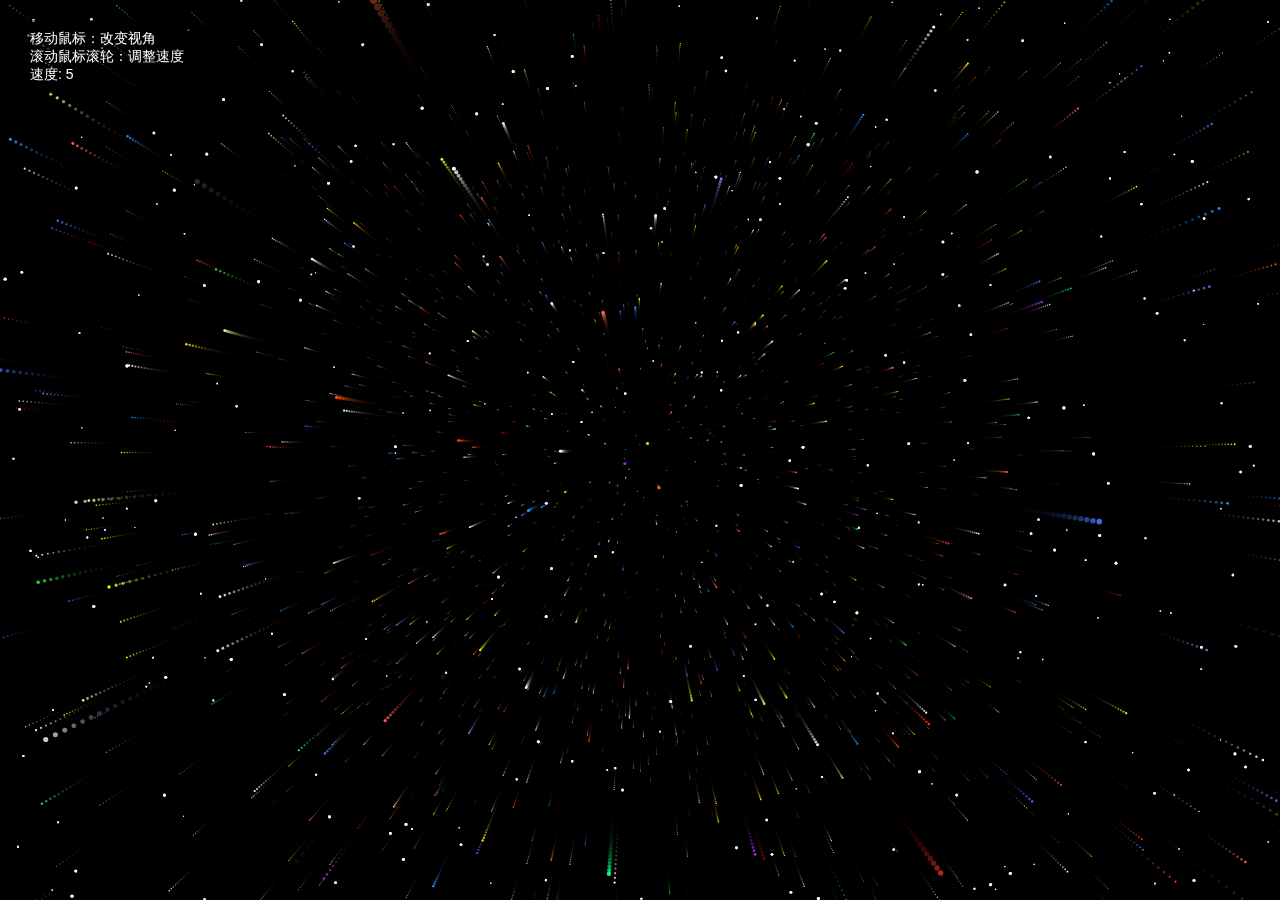
<file: 3、星空穿梭-canvas/index.html>
<!DOCTYPE html>
<html>
<head>
    <meta charset="UTF-8">
    <meta name="viewport" content="width=device-width, initial-scale=1.0">
    <title>星际穿梭</title>
    <style>
        * {
            margin: 0;
            padding: 0;
            overflow: hidden;
        }
        body {
            background-color: #000;
            color: #fff;
            font-family: Arial, sans-serif;
        }
        canvas {
            display: block;
        }
        .info {
            position: absolute;
            top: 20px;
            left: 20px;
            background-color: rgba(0, 0, 0, 0.5);
            padding: 10px;
            border-radius: 5px;
            font-size: 14px;
            pointer-events: none;
        }
    </style>
</head>
<body>
    <canvas id="starfield"></canvas>
    <div class="info">
        <p>移动鼠标：改变视角</p>
        <p>滚动鼠标滚轮：调整速度</p>
        <p>速度: <span id="speed-value">5</span></p>
    </div>

    <script>
        // 获取Canvas元素和上下文
        const canvas = document.getElementById('starfield');
        const ctx = canvas.getContext('2d');
        const speedValueElement = document.getElementById('speed-value');
        
        // 设置Canvas尺寸为窗口大小
        function resizeCanvas() {
            canvas.width = window.innerWidth;
            canvas.height = window.innerHeight;
        }
        resizeCanvas();
        window.addEventListener('resize', resizeCanvas);
        
        // 星星参数
        const stars = [];
        const starCount = 2000; // 增加星星数量
        const backgroundStars = []; // 背景星星（极远处的星星）
        const backgroundStarCount = 300; // 背景星星数量
        let speed = 5; // 初始速度
        const maxSpeed = 20; // 最大速度
        const minSpeed = 1; // 最小速度
        
        // 视角控制参数
        let mouseX = 0;
        let mouseY = 0;
        let tiltX = 0;
        let tiltY = 0;
        const tiltFactor = 0.003; // 视角倾斜因子
        const tiltEasing = 0.05; // 视角平滑过渡因子
        
        // 透视投影参数
        const focalLength = 300; // 焦距
        
        // 星星类
        class Star {
            constructor() {
                this.reset();
                // 初始化时随机分布在空间中
                this.z = Math.random() * 2000;
            }
            
            // 重置星星位置
            reset() {
                // 生成在3D空间中的随机坐标，扩大分布范围
                this.x = (Math.random() * 4000 - 2000); // 扩大x轴范围
                this.y = (Math.random() * 4000 - 2000); // 扩大y轴范围
                this.z = 2000; // 在远处生成新星星
                
                // 星星的大小和亮度，随机让少数星星变大
                const sizeRandom = Math.random();
                if (sizeRandom > 0.97) { // 3%的星星变大
                    this.size = 3 + Math.random() * 2;
                } else {
                    this.size = 1.5 + Math.random() * 1.5;
                }
                this.originalSize = this.size;
                this.opacity = 1;
                
                // 星星的颜色
                this.color = this.getRandomColor();
                
                // 星星的轨迹
                this.trail = [];
                this.maxTrailLength = 5; // 轨迹最大长度
            }
            
            // 生成随机星星颜色
            getRandomColor() {
                // 主要颜色（蓝色、红色、黄色）
                const primaryColors = [
                    '#ffffff', // 白色
                    '#fffafa', // 雪白色
                    '#f0f8ff', // 爱丽丝蓝
                    '#1e90ff', // 道奇蓝
                    '#4169e1', // 皇家蓝
                    '#ff6347', // 番茄红
                    '#ff4500', // 橙红色
                    '#ffd700', // 金色
                    '#ffff00', // 黄色
                    '#f0e68c'  // 卡其色
                ];
                
                // 次要颜色（紫色、绿色、暗红色）
                const secondaryColors = [
                    '#9370db', // 中紫色
                    '#8a2be2', // 紫罗兰色
                    '#9932cc', // 暗兰花紫
                    '#32cd32', // 酸橙绿
                    '#00ff7f', // 春绿色
                    '#3cb371', // 中海绿色
                    '#8b0000', // 暗红色
                    '#800000', // 栗色
                    '#b22222'  // 火砖色
                ];
                
                // 80%概率选择主要颜色，20%概率选择次要颜色
                if (Math.random() < 0.8) {
                    return primaryColors[Math.floor(Math.random() * primaryColors.length)];
                } else {
                    return secondaryColors[Math.floor(Math.random() * secondaryColors.length)];
                }
            }
            
            // 更新星星位置
            update() {
                // 保存当前位置用于轨迹
                if (speed > 10) {
                    this.trail.push({x: this.x, y: this.y, z: this.z});
                    if (this.trail.length > this.maxTrailLength) {
                        this.trail.shift();
                    }
                } else {
                    this.trail = [];
                }
                
                // 根据速度更新Z坐标（向观察者方向移动）
                this.z -= speed;
                
                // 如果星星已经通过观察者，重新生成一个新的星星
                if (this.z <= 0) {
                    this.reset();
                }
            }
            
            // 绘制星星
            draw() {
                // 应用透视投影公式计算2D屏幕坐标
                const scale = focalLength / (focalLength + this.z);
                const centerX = canvas.width / 2;
                const centerY = canvas.height / 2;
                
                // 应用鼠标倾斜效果
                const projectedX = centerX + (this.x + tiltX * this.z) * scale;
                const projectedY = centerY + (this.y + tiltY * this.z) * scale;
                
                // 根据距离计算大小和不透明度
                const projectedSize = this.originalSize * scale;
                this.opacity = scale * 1.5;
                if (this.opacity > 1) this.opacity = 1;
                
                // 绘制星星轨迹
                if (this.trail.length > 0 && speed > 10) {
                    ctx.beginPath();
                    for (let i = 0; i < this.trail.length; i++) {
                        const trailScale = focalLength / (focalLength + this.trail[i].z);
                        const trailX = centerX + (this.trail[i].x + tiltX * this.trail[i].z) * trailScale;
                        const trailY = centerY + (this.trail[i].y + tiltY * this.trail[i].z) * trailScale;
                        
                        if (i === 0) {
                            ctx.moveTo(trailX, trailY);
                        } else {
                            ctx.lineTo(trailX, trailY);
                        }
                    }
                    ctx.lineTo(projectedX, projectedY);
                    ctx.strokeStyle = this.color.replace(')', `, ${this.opacity * 0.3})`);
                    ctx.lineWidth = projectedSize * 0.6;
                    ctx.stroke();
                }
                
                // 绘制星星
                ctx.beginPath();
                ctx.arc(projectedX, projectedY, projectedSize, 0, Math.PI * 2);
                ctx.fillStyle = this.color.replace(')', `, ${this.opacity})`);
                ctx.fill();
            }
        }
        
        // 背景星星类（极远处的固定星星）
        class BackgroundStar {
            constructor() {
                // 随机位置
                this.x = Math.random() * canvas.width;
                this.y = Math.random() * canvas.height;
                
                // 随机大小和亮度
                this.size = 0.5 + Math.random() * 1;
                this.maxOpacity = 0.5 + Math.random() * 0.5;
                this.opacity = this.maxOpacity;
                
                // 闪烁参数
                this.twinkleSpeed = 0.02 + Math.random() * 0.05;
                this.twinkleDirection = Math.random() > 0.5 ? 1 : -1;
                
                // 随机颜色，主要是白色和浅色调
                this.color = this.getRandomColor();
            }
            
            // 背景星星的颜色
            getRandomColor() {
                const colors = [
                    '#ffffff', // 白色
                    '#fffafa', // 雪白色
                    '#f0f8ff', // 爱丽丝蓝
                    '#fffacd', // 柠檬绸
                    '#e6e6fa', // 淡紫色
                    '#f8f8ff'  // 幽灵白
                ];
                return colors[Math.floor(Math.random() * colors.length)];
            }
            
            // 更新背景星星（闪烁效果）
            update() {
                // 更新不透明度以创建闪烁效果
                this.opacity += this.twinkleDirection * this.twinkleSpeed;
                
                // 当达到最大或最小不透明度时改变方向
                if (this.opacity >= this.maxOpacity) {
                    this.opacity = this.maxOpacity;
                    this.twinkleDirection = -1;
                } else if (this.opacity <= 0.1) {
                    this.opacity = 0.1;
                    this.twinkleDirection = 1;
                }
            }
            
            // 绘制背景星星
            draw() {
                ctx.beginPath();
                ctx.arc(this.x, this.y, this.size, 0, Math.PI * 2);
                ctx.fillStyle = this.color.replace(')', `, ${this.opacity})`);
                ctx.fill();
            }
        }
        
        // 初始化星星
        function initStars() {
            // 初始化主要星星
            for (let i = 0; i < starCount; i++) {
                stars.push(new Star());
            }
            
            // 初始化背景星星
            for (let i = 0; i < backgroundStarCount; i++) {
                backgroundStars.push(new BackgroundStar());
            }
        }
        
        // 动画循环
        function animate() {
            // 清除画布
            ctx.fillStyle = 'rgba(0, 0, 0, 0.2)';
            ctx.fillRect(0, 0, canvas.width, canvas.height);
            
            // 平滑过渡视角倾斜
            tiltX += (mouseX * tiltFactor - tiltX) * tiltEasing;
            tiltY += (mouseY * tiltFactor - tiltY) * tiltEasing;
            
            // 更新并绘制背景星星（极远处的星星）
            for (let i = 0; i < backgroundStars.length; i++) {
                backgroundStars[i].update();
                backgroundStars[i].draw();
            }
            
            // 更新并绘制所有主要星星
            for (let i = 0; i < stars.length; i++) {
                stars[i].update();
                stars[i].draw();
            }
            
            // 继续动画循环
            requestAnimationFrame(animate);
        }
        
        // 鼠标移动事件监听
        function handleMouseMove(e) {
            // 计算鼠标位置相对于画布中心的偏移
            mouseX = e.clientX - canvas.width / 2;
            mouseY = e.clientY - canvas.height / 2;
        }
        
        // 鼠标滚轮事件监听
        function handleMouseWheel(e) {
            // 根据滚轮方向调整速度
            if (e.deltaY < 0) {
                // 向上滚动，增加速度
                speed = Math.min(speed + 1, maxSpeed);
            } else {
                // 向下滚动，减少速度
                speed = Math.max(speed - 1, minSpeed);
            }
            
            // 更新速度显示
            speedValueElement.textContent = speed;
        }
        
        // 触摸设备支持
        function handleTouchMove(e) {
            if (e.touches.length > 0) {
                // 防止触摸时页面滚动
                e.preventDefault();
                
                // 获取第一个触摸点的位置
                const touch = e.touches[0];
                mouseX = touch.clientX - canvas.width / 2;
                mouseY = touch.clientY - canvas.height / 2;
            }
        }
        
        // 添加事件监听器
        canvas.addEventListener('mousemove', handleMouseMove);
        canvas.addEventListener('wheel', handleMouseWheel);
        canvas.addEventListener('touchmove', handleTouchMove, { passive: false });
        
        // 初始化并开始动画
        initStars();
        animate();
    </script>
</body>
</html>
</file>
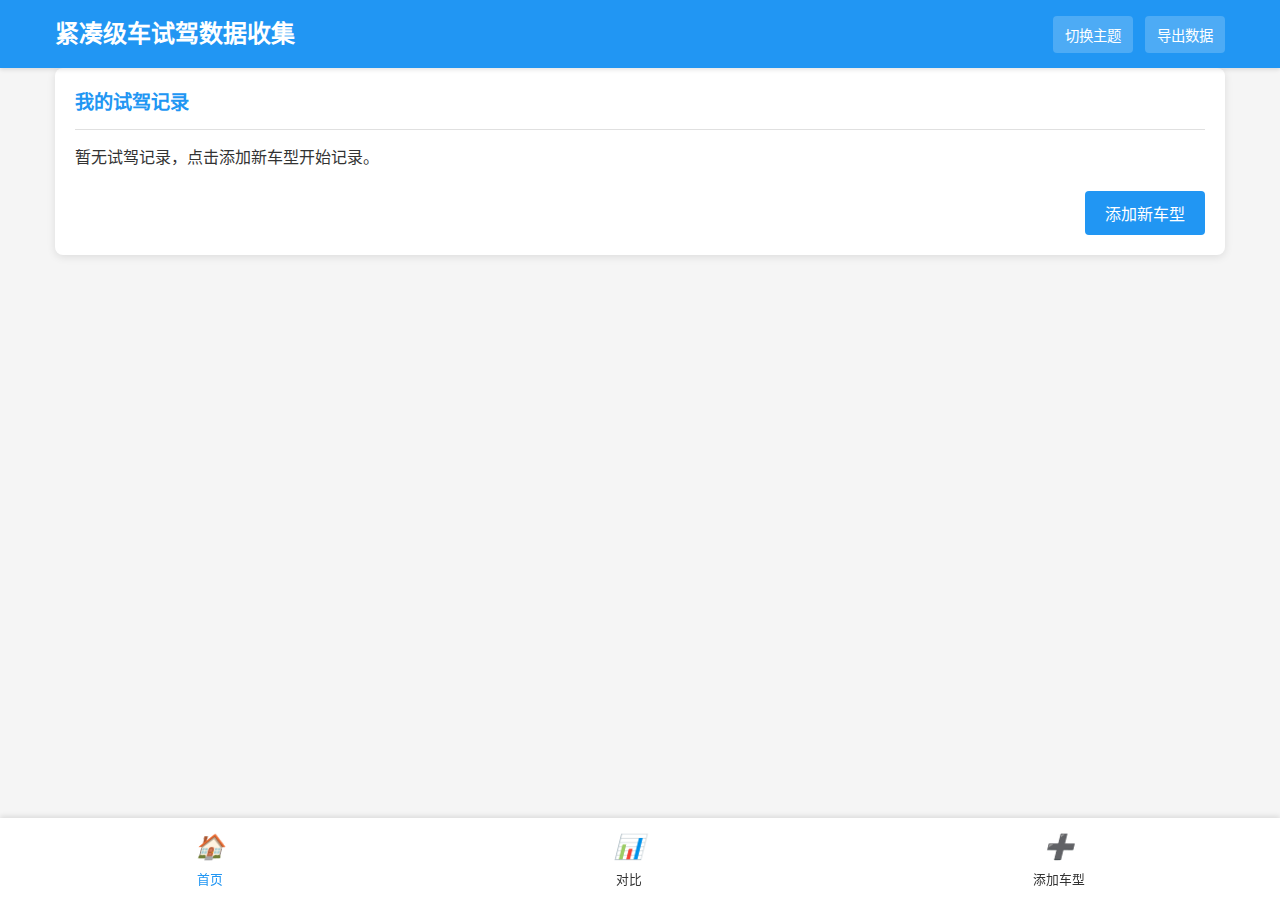
<file: 7、suv信息收集表/perp/index.html>
<!DOCTYPE html>
<html lang="zh-CN">
  <head>
    <meta charset="UTF-8" />
    <meta name="viewport" content="width=device-width, initial-scale=1.0" />
    <title>紧凑级车试驾数据收集工具</title>
    <meta name="description" content="专业的紧凑级车试驾数据收集和对比工具" />
    <meta name="theme-color" content="#2196f3" />
    <link rel="manifest" href="manifest.json" />
    <link rel="apple-touch-icon" href="icons/icon-192x192.png" />
    <style>
      :root {
        --primary-color: #2196f3;
        --secondary-color: #03a9f4;
        --accent-color: #ff9800;
        --text-color: #333333;
        --background-color: #f5f5f5;
        --card-color: #ffffff;
        --border-color: #e0e0e0;
      }

      [data-theme="dark"] {
        --primary-color: #1976d2;
        --secondary-color: #0288d1;
        --accent-color: #ffb74d;
        --text-color: #f5f5f5;
        --background-color: #121212;
        --card-color: #1e1e1e;
        --border-color: #333333;
      }

      * {
        margin: 0;
        padding: 0;
        box-sizing: border-box;
        font-family: "PingFang SC", "Microsoft YaHei", sans-serif;
      }

      body {
        background-color: var(--background-color);
        color: var(--text-color);
        line-height: 1.6;
        transition: all 0.3s ease;
        padding-bottom: 70px;
      }

      .container {
        max-width: 1200px;
        margin: 0 auto;
        padding: 0 15px;
      }

      header {
        background-color: var(--primary-color);
        color: white;
        padding: 15px 0;
        position: sticky;
        top: 0;
        z-index: 1000;
        box-shadow: 0 2px 4px rgba(0, 0, 0, 0.1);
      }

      .header-content {
        display: flex;
        justify-content: space-between;
        align-items: center;
      }

      .logo h1 {
        font-size: 1.5rem;
        font-weight: 600;
      }

      .nav-buttons button {
        background-color: rgba(255, 255, 255, 0.2);
        border: none;
        padding: 8px 12px;
        border-radius: 4px;
        color: white;
        font-size: 0.9rem;
        cursor: pointer;
        margin-left: 8px;
        transition: background-color 0.3s;
      }

      .nav-buttons button:hover {
        background-color: rgba(255, 255, 255, 0.3);
      }

      main {
        padding: 20px 0;
      }

      .card {
        background-color: var(--card-color);
        border-radius: 8px;
        box-shadow: 0 2px 8px rgba(0, 0, 0, 0.1);
        margin-bottom: 20px;
        padding: 20px;
      }

      .card-title {
        font-size: 1.2rem;
        font-weight: 600;
        margin-bottom: 15px;
        color: var(--primary-color);
        border-bottom: 1px solid var(--border-color);
        padding-bottom: 10px;
      }

      .form-group {
        margin-bottom: 15px;
      }

      label {
        display: block;
        margin-bottom: 5px;
        font-weight: 500;
      }

      input[type="text"],
      input[type="number"],
      input[type="date"],
      select,
      textarea {
        width: 100%;
        padding: 10px;
        border: 1px solid var(--border-color);
        border-radius: 4px;
        background-color: var(--background-color);
        color: var(--text-color);
        font-size: 1rem;
      }

      textarea {
        min-height: 100px;
        resize: vertical;
      }

      .rating-container {
        display: flex;
        align-items: center;
        gap: 10px;
      }

      .rating-slider {
        flex-grow: 1;
        height: 10px;
        -webkit-appearance: none;
        appearance: none;
        background: linear-gradient(to right, #ff5252, #ffeb3b, #4caf50);
        border-radius: 5px;
      }

      .rating-slider::-webkit-slider-thumb {
        -webkit-appearance: none;
        appearance: none;
        width: 20px;
        height: 20px;
        border-radius: 50%;
        background: var(--primary-color);
        cursor: pointer;
      }

      .rating-value {
        width: 30px;
        text-align: center;
        font-weight: bold;
      }

      .media-buttons {
        display: flex;
        gap: 10px;
        margin-top: 10px;
      }

      .media-button {
        display: flex;
        align-items: center;
        justify-content: center;
        padding: 8px 15px;
        background-color: var(--secondary-color);
        color: white;
        border: none;
        border-radius: 4px;
        cursor: pointer;
        font-size: 0.9rem;
        transition: background-color 0.3s;
      }

      .media-button:hover {
        background-color: var(--primary-color);
      }

      .media-button i {
        margin-right: 5px;
      }

      .media-preview {
        display: flex;
        flex-wrap: wrap;
        gap: 10px;
        margin-top: 10px;
      }

      .media-item {
        width: 100px;
        height: 100px;
        border-radius: 4px;
        overflow: hidden;
        position: relative;
      }

      .media-item img {
        width: 100%;
        height: 100%;
        object-fit: cover;
      }

      .media-item .delete-btn {
        position: absolute;
        top: 5px;
        right: 5px;
        background-color: rgba(244, 67, 54, 0.7);
        color: white;
        border: none;
        width: 20px;
        height: 20px;
        border-radius: 50%;
        cursor: pointer;
        display: flex;
        align-items: center;
        justify-content: center;
      }

      .action-buttons {
        display: flex;
        justify-content: flex-end;
        gap: 10px;
        margin-top: 20px;
      }

      .action-button {
        padding: 10px 20px;
        border: none;
        border-radius: 4px;
        font-size: 1rem;
        cursor: pointer;
        transition: background-color 0.3s;
      }

      .primary-button {
        background-color: var(--primary-color);
        color: white;
      }

      .primary-button:hover {
        background-color: var(--secondary-color);
      }

      .secondary-button {
        background-color: var(--border-color);
        color: var(--text-color);
      }

      .secondary-button:hover {
        background-color: #d5d5d5;
      }

      .tab-container {
        display: flex;
        border-bottom: 1px solid var(--border-color);
        margin-bottom: 20px;
      }

      .tab {
        padding: 10px 20px;
        cursor: pointer;
        border-bottom: 2px solid transparent;
        transition: all 0.3s;
      }

      .tab.active {
        border-bottom-color: var(--primary-color);
        color: var(--primary-color);
        font-weight: 500;
      }

      .tab-content {
        display: none;
      }

      .tab-content.active {
        display: block;
      }

      .advantage-disadvantage {
        display: flex;
        gap: 15px;
        margin-top: 10px;
      }

      .advantage-container,
      .disadvantage-container {
        flex: 1;
      }

      .tag-container {
        display: flex;
        flex-wrap: wrap;
        gap: 8px;
        margin-top: 8px;
      }

      .tag {
        padding: 5px 10px;
        border-radius: 15px;
        font-size: 0.9rem;
        display: flex;
        align-items: center;
        gap: 5px;
      }

      .advantage-tag {
        background-color: rgba(76, 175, 80, 0.1);
        color: #4caf50;
        border: 1px solid #4caf50;
      }

      .disadvantage-tag {
        background-color: rgba(244, 67, 54, 0.1);
        color: #f44336;
        border: 1px solid #f44336;
      }

      .tag .delete-tag {
        cursor: pointer;
        font-size: 0.8rem;
      }

      .add-tag-input {
        display: flex;
        gap: 5px;
        margin-top: 8px;
      }

      .add-tag-input input {
        flex-grow: 1;
        padding: 8px;
        border: 1px solid var(--border-color);
        border-radius: 4px;
        font-size: 0.9rem;
      }

      .add-tag-input button {
        padding: 8px 12px;
        background-color: var(--primary-color);
        color: white;
        border: none;
        border-radius: 4px;
        cursor: pointer;
        transition: background-color 0.3s;
      }

      .add-tag-input button:hover {
        background-color: var(--secondary-color);
      }

      .footer-nav {
        position: fixed;
        bottom: 0;
        left: 0;
        right: 0;
        background-color: var(--card-color);
        box-shadow: 0 -2px 5px rgba(0, 0, 0, 0.1);
        display: flex;
        justify-content: space-around;
        padding: 10px 0;
        z-index: 1000;
      }

      .nav-item {
        display: flex;
        flex-direction: column;
        align-items: center;
        color: var(--text-color);
        text-decoration: none;
        font-size: 0.8rem;
      }

      .nav-item i {
        font-size: 1.5rem;
        margin-bottom: 3px;
      }

      .nav-item.active {
        color: var(--primary-color);
      }

      /* Car comparison styles */
      .comparison-table {
        width: 100%;
        border-collapse: collapse;
        margin-top: 20px;
        overflow-x: auto;
      }

      .comparison-table th,
      .comparison-table td {
        padding: 10px;
        border: 1px solid var(--border-color);
        text-align: left;
      }

      .comparison-table th {
        background-color: var(--secondary-color);
        color: white;
        font-weight: 500;
      }

      .comparison-table tr:nth-child(even) {
        background-color: rgba(0, 0, 0, 0.03);
      }

      .car-select-container {
        display: flex;
        flex-wrap: wrap;
        gap: 10px;
        margin-bottom: 20px;
      }

      .car-select-item {
        padding: 8px 15px;
        background-color: var(--card-color);
        border: 1px solid var(--border-color);
        border-radius: 4px;
        cursor: pointer;
        transition: all 0.3s;
      }

      .car-select-item.selected {
        background-color: var(--primary-color);
        color: white;
        border-color: var(--primary-color);
      }

      /* Radar chart container */
      .radar-chart-container {
        width: 100%;
        height: 400px;
        margin-top: 20px;
      }

      /* Modal styles */
      .modal {
        display: none;
        position: fixed;
        top: 0;
        left: 0;
        right: 0;
        bottom: 0;
        background-color: rgba(0, 0, 0, 0.5);
        z-index: 2000;
        align-items: center;
        justify-content: center;
        padding: 20px;
      }

      .modal-content {
        background-color: var(--card-color);
        border-radius: 8px;
        box-shadow: 0 4px 20px rgba(0, 0, 0, 0.2);
        width: 100%;
        max-width: 500px;
        max-height: 90vh;
        overflow-y: auto;
        padding: 20px;
      }

      .modal-header {
        display: flex;
        justify-content: space-between;
        align-items: center;
        margin-bottom: 15px;
        padding-bottom: 10px;
        border-bottom: 1px solid var(--border-color);
      }

      .modal-title {
        font-size: 1.2rem;
        font-weight: 600;
        color: var(--primary-color);
      }

      .modal-close {
        background: none;
        border: none;
        font-size: 1.5rem;
        cursor: pointer;
        color: var(--text-color);
      }

      .modal-body {
        margin-bottom: 20px;
      }

      .modal-footer {
        display: flex;
        justify-content: flex-end;
        gap: 10px;
        padding-top: 10px;
        border-top: 1px solid var(--border-color);
      }

      /* Responsive adjustments */
      @media (max-width: 768px) {
        .advantage-disadvantage {
          flex-direction: column;
        }

        .header-content .logo h1 {
          font-size: 1.2rem;
        }

        .nav-buttons button {
          padding: 6px 10px;
          font-size: 0.8rem;
        }
      }

      @media (max-width: 480px) {
        .card {
          padding: 15px;
        }

        .card-title {
          font-size: 1.1rem;
        }

        .action-button {
          padding: 8px 15px;
          font-size: 0.9rem;
        }
      }
    </style>
  </head>
  <body>
    <header>
      <div class="container header-content">
        <div class="logo">
          <h1>紧凑级车试驾数据收集</h1>
        </div>
        <div class="nav-buttons">
          <button id="toggleTheme">切换主题</button>
          <button id="exportData">导出数据</button>
        </div>
      </div>
    </header>

    <main class="container">
      <div id="homeView" class="view active">
        <div class="card">
          <div class="card-title">我的试驾记录</div>
          <div id="carList" class="car-list">
            <!-- 车辆列表将通过JS动态生成 -->
          </div>
          <div class="action-buttons">
            <button class="action-button primary-button" id="addNewCarBtn">
              添加新车型
            </button>
          </div>
        </div>
      </div>

      <div id="recordView" class="view" style="display: none">
        <div class="card">
          <div class="card-title">车辆基本信息</div>
          <form id="carInfoForm">
            <div class="form-group">
              <label for="carBrand">品牌</label>
              <input type="text" id="carBrand" name="carBrand" required />
            </div>
            <div class="form-group">
              <label for="carModel">车型</label>
              <input type="text" id="carModel" name="carModel" required />
            </div>
            <div class="form-group">
              <label for="carTrim">配置版本</label>
              <input type="text" id="carTrim" name="carTrim" />
            </div>
            <div class="form-group">
              <label for="msrp">官方指导价(万元)</label>
              <input type="number" id="msrp" name="msrp" step="0.01" />
            </div>
            <div class="form-group">
              <label for="dealerPrice">实际报价(万元)</label>
              <input
                type="number"
                id="dealerPrice"
                name="dealerPrice"
                step="0.01"
              />
            </div>
            <div class="form-group">
              <label for="testDriveDate">试驾日期</label>
              <input type="date" id="testDriveDate" name="testDriveDate" />
            </div>
            <div class="form-group">
              <label for="testDriveLocation">试驾地点</label>
              <input
                type="text"
                id="testDriveLocation"
                name="testDriveLocation"
              />
            </div>
            <div class="form-group">
              <label for="salesContact">销售顾问联系方式</label>
              <input type="text" id="salesContact" name="salesContact" />
            </div>
          </form>
        </div>

        <div class="card">
          <div class="card-title">评测数据</div>
          <div class="tab-container">
            <div class="tab active" data-tab="exterior">外观</div>
            <div class="tab" data-tab="interior">内饰</div>
            <div class="tab" data-tab="space">空间</div>
            <div class="tab" data-tab="driving">驾驶体验</div>
            <div class="tab" data-tab="nvh">噪音控制</div>
            <div class="tab" data-tab="smart">智能系统</div>
          </div>

          <div id="exteriorTab" class="tab-content active">
            <div class="form-group">
              <label>整体设计感</label>
              <div class="rating-container">
                <input
                  type="range"
                  class="rating-slider"
                  min="1"
                  max="10"
                  value="5"
                  id="exteriorDesign"
                />
                <span class="rating-value" id="exteriorDesignValue">5</span>
              </div>
            </div>
            <div class="form-group">
              <label>做工质量</label>
              <div class="rating-container">
                <input
                  type="range"
                  class="rating-slider"
                  min="1"
                  max="10"
                  value="5"
                  id="exteriorQuality"
                />
                <span class="rating-value" id="exteriorQualityValue">5</span>
              </div>
            </div>
            <div class="form-group">
              <label>外观备注</label>
              <textarea id="exteriorNotes"></textarea>
            </div>
            <div class="media-buttons">
              <button class="media-button take-photo">
                <i>📷</i> 拍照记录
              </button>
              <button
                class="media-button voice-note"
                data-target="exteriorNotes"
              >
                <i>🎤</i> 语音记录
              </button>
            </div>
            <div class="media-preview" id="exteriorPhotos"></div>
          </div>

          <!-- 其他选项卡内容类似结构，略去详细实现 -->
        </div>

        <div class="card">
          <div class="card-title">优缺点记录</div>
          <div class="advantage-disadvantage">
            <div class="advantage-container">
              <label>优点</label>
              <div class="tag-container" id="advantageTags"></div>
              <div class="add-tag-input">
                <input type="text" id="advantageInput" placeholder="添加优点" />
                <button id="addAdvantageBtn">添加</button>
              </div>
            </div>
            <div class="disadvantage-container">
              <label>缺点</label>
              <div class="tag-container" id="disadvantageTags"></div>
              <div class="add-tag-input">
                <input
                  type="text"
                  id="disadvantageInput"
                  placeholder="添加缺点"
                />
                <button id="addDisadvantageBtn">添加</button>
              </div>
            </div>
          </div>
        </div>

        <div class="card">
          <div class="card-title">综合评价</div>
          <div class="form-group">
            <label>总体评分</label>
            <div class="rating-container">
              <input
                type="range"
                class="rating-slider"
                min="1"
                max="10"
                value="5"
                id="overallRating"
              />
              <span class="rating-value" id="overallRatingValue">5</span>
            </div>
          </div>
          <div class="form-group">
            <label>个人感受与评价</label>
            <textarea id="overallComments"></textarea>
          </div>
          <div class="media-buttons">
            <button
              class="media-button voice-note"
              data-target="overallComments"
            >
              <i>🎤</i> 语音记录
            </button>
          </div>
          <div class="action-buttons">
            <button class="action-button secondary-button" id="cancelRecordBtn">
              取消
            </button>
            <button class="action-button primary-button" id="saveRecordBtn">
              保存记录
            </button>
          </div>
        </div>
      </div>

      <div id="compareView" class="view" style="display: none">
        <div class="card">
          <div class="card-title">车型对比</div>
          <label>选择要对比的车型(最多3个)</label>
          <div class="car-select-container" id="compareCarSelect">
            <!-- 车辆选择将通过JS动态生成 -->
          </div>
          <div id="comparisonTable" class="comparison-table-container">
            <!-- 对比表格将通过JS动态生成 -->
          </div>
          <div id="radarChartContainer" class="radar-chart-container">
            <!-- 雷达图将通过JS动态生成 -->
          </div>
          <div class="action-buttons">
            <button
              class="action-button primary-button"
              id="exportComparisonBtn"
            >
              导出对比报告
            </button>
          </div>
        </div>
      </div>
    </main>

    <!-- 底部导航 -->
    <div class="footer-nav">
      <a href="#" class="nav-item active" data-view="homeView">
        <i>🏠</i>
        <span>首页</span>
      </a>
      <a href="#" class="nav-item" data-view="compareView">
        <i>📊</i>
        <span>对比</span>
      </a>
      <a href="#" class="nav-item" id="addCarNav">
        <i>➕</i>
        <span>添加车型</span>
      </a>
    </div>

    <!-- 语音识别模态框 -->
    <div class="modal" id="voiceModal">
      <div class="modal-content">
        <div class="modal-header">
          <h3 class="modal-title">语音识别</h3>
          <button class="modal-close">&times;</button>
        </div>
        <div class="modal-body">
          <div id="voiceStatus">点击开始录音按钮开始</div>
          <div
            id="voiceResult"
            style="
              margin-top: 15px;
              min-height: 100px;
              border: 1px solid var(--border-color);
              padding: 10px;
              border-radius: 4px;
            "
          ></div>
        </div>
        <div class="modal-footer">
          <button class="action-button primary-button" id="startVoiceBtn">
            开始录音
          </button>
          <button class="action-button secondary-button" id="cancelVoiceBtn">
            取消
          </button>
          <button class="action-button primary-button" id="confirmVoiceBtn">
            确认
          </button>
        </div>
      </div>
    </div>

    <!-- 拍照模态框 -->
    <div class="modal" id="photoModal">
      <div class="modal-content">
        <div class="modal-header">
          <h3 class="modal-title">拍照记录</h3>
          <button class="modal-close">&times;</button>
        </div>
        <div class="modal-body">
          <video
            id="cameraPreview"
            style="width: 100%; max-height: 300px; background: #000"
            autoplay
          ></video>
          <canvas id="photoCanvas" style="display: none"></canvas>
          <div id="capturedPhoto" style="margin-top: 15px; display: none">
            <img id="photoResult" style="width: 100%; border-radius: 4px" />
          </div>
        </div>
        <div class="modal-footer">
          <button class="action-button primary-button" id="capturePhotoBtn">
            拍照
          </button>
          <button
            class="action-button secondary-button"
            id="retakePhotoBtn"
            style="display: none"
          >
            重拍
          </button>
          <button class="action-button secondary-button" id="cancelPhotoBtn">
            取消
          </button>
          <button
            class="action-button primary-button"
            id="confirmPhotoBtn"
            style="display: none"
          >
            确认
          </button>
        </div>
      </div>
    </div>

    <script>
      // 当前车辆数据
      let currentCarData = {
        id: null,
        basic: {},
        ratings: {
          exterior: {},
          interior: {},
          space: {},
          driving: {},
          nvh: {},
          smart: {},
        },
        advantages: [],
        disadvantages: [],
        overall: {},
        photos: [],
      };

      // 所有车辆数据
      let allCarsData = [];

      // 当前选择的文本输入区域（用于语音识别）
      let currentVoiceTarget = null;

      // DOM加载完成后执行
      document.addEventListener("DOMContentLoaded", function () {
        // 初始化数据
        loadData();
        renderCarList();

        // 设置事件监听器
        setupEventListeners();
        setupRatingSliders();
        setupTabSwitching();
      });

      // 加载本地存储的数据
      function loadData() {
        const savedData = localStorage.getItem("carTestDriveData");
        if (savedData) {
          try {
            allCarsData = JSON.parse(savedData);
          } catch (e) {
            console.error("Error parsing saved data:", e);
            allCarsData = [];
          }
        }
      }

      // 保存数据到本地存储
      function saveData() {
        localStorage.setItem("carTestDriveData", JSON.stringify(allCarsData));
      }

      // 渲染车辆列表
      function renderCarList() {
        const carListElement = document.getElementById("carList");
        carListElement.innerHTML = "";

        if (allCarsData.length === 0) {
          carListElement.innerHTML =
            "<p>暂无试驾记录，点击添加新车型开始记录。</p>";
          return;
        }

        allCarsData.forEach((car) => {
          const carItem = document.createElement("div");
          carItem.className = "car-item";
          carItem.innerHTML = `
                    <div style="padding: 15px; border-bottom: 1px solid var(--border-color); display: flex; justify-content: space-between; align-items: center;">
                        <div>
                            <h3 style="margin-bottom: 5px;">${
                              car.basic.carBrand || ""
                            } ${car.basic.carModel || ""} ${
            car.basic.carTrim || ""
          }</h3>
                            <p style="color: #666; font-size: 0.9rem; margin: 0;">
                                ${
                                  car.basic.testDriveDate
                                    ? `试驾日期: ${car.basic.testDriveDate}`
                                    : ""
                                }
                                ${
                                  car.overall.overallRating
                                    ? ` | 总评分: ${car.overall.overallRating}/10`
                                    : ""
                                }
                            </p>
                        </div>
                        <div>
                            <button class="action-button secondary-button edit-car-btn" data-id="${
                              car.id
                            }" style="margin-right: 5px;">编辑</button>
                            <button class="action-button secondary-button delete-car-btn" data-id="${
                              car.id
                            }">删除</button>
                        </div>
                    </div>
                `;
          carListElement.appendChild(carItem);
        });

        // 为按钮添加事件监听
        document.querySelectorAll(".edit-car-btn").forEach((btn) => {
          btn.addEventListener("click", function () {
            const carId = this.getAttribute("data-id");
            editCar(carId);
          });
        });

        document.querySelectorAll(".delete-car-btn").forEach((btn) => {
          btn.addEventListener("click", function () {
            const carId = this.getAttribute("data-id");
            deleteCar(carId);
          });
        });
      }

      // 设置评分滑块事件
      function setupRatingSliders() {
        const sliders = document.querySelectorAll(".rating-slider");
        sliders.forEach((slider) => {
          const valueDisplay = document.getElementById(slider.id + "Value");
          slider.addEventListener("input", function () {
            valueDisplay.textContent = this.value;
          });
        });
      }

      // 设置标签页切换
      function setupTabSwitching() {
        const tabs = document.querySelectorAll(".tab");
        tabs.forEach((tab) => {
          tab.addEventListener("click", function () {
            const tabName = this.getAttribute("data-tab");

            // 更新tab样式
            document
              .querySelectorAll(".tab")
              .forEach((t) => t.classList.remove("active"));
            this.classList.add("active");

            // 显示对应的内容
            document
              .querySelectorAll(".tab-content")
              .forEach((content) => content.classList.remove("active"));
            document.getElementById(tabName + "Tab").classList.add("active");
          });
        });
      }

      // 设置事件监听器
      function setupEventListeners() {
        // 顶部导航按钮
        document
          .getElementById("toggleTheme")
          .addEventListener("click", toggleTheme);
        document
          .getElementById("exportData")
          .addEventListener("click", exportAllData);

        // 底部导航
        document.querySelectorAll(".footer-nav .nav-item").forEach((item) => {
          item.addEventListener("click", function (e) {
            e.preventDefault();
            const viewId = this.getAttribute("data-view");
            switchView(viewId);

            // 更新导航状态
            document
              .querySelectorAll(".footer-nav .nav-item")
              .forEach((navItem) => {
                navItem.classList.remove("active");
              });
            this.classList.add("active");
          });
        });

        // 添加新车型按钮
        document
          .getElementById("addNewCarBtn")
          .addEventListener("click", () => {
            resetCarForm();
            switchView("recordView");
          });

        document.getElementById("addCarNav").addEventListener("click", (e) => {
          e.preventDefault();
          resetCarForm();
          switchView("recordView");

          // 更新导航状态
          document
            .querySelectorAll(".footer-nav .nav-item")
            .forEach((navItem) => {
              navItem.classList.remove("active");
            });
        });

        // 记录表单按钮
        document
          .getElementById("saveRecordBtn")
          .addEventListener("click", saveCarRecord);
        document
          .getElementById("cancelRecordBtn")
          .addEventListener("click", () => {
            switchView("homeView");
            document
              .querySelector('.nav-item[data-view="homeView"]')
              .classList.add("active");
          });

        // 优缺点标签添加
        document
          .getElementById("addAdvantageBtn")
          .addEventListener("click", () => {
            addTag("advantage");
          });

        document
          .getElementById("addDisadvantageBtn")
          .addEventListener("click", () => {
            addTag("disadvantage");
          });

        // 拍照按钮
        document.querySelectorAll(".take-photo").forEach((btn) => {
          btn.addEventListener("click", openCameraModal);
        });

        // 语音录入按钮
        document.querySelectorAll(".voice-note").forEach((btn) => {
          btn.addEventListener("click", function () {
            currentVoiceTarget = this.getAttribute("data-target");
            openVoiceModal();
          });
        });

        // 模态框关闭按钮
        document.querySelectorAll(".modal-close").forEach((btn) => {
          btn.addEventListener("click", function () {
            const modal = this.closest(".modal");
            closeModal(modal.id);
          });
        });

        // 语音识别模态框按钮
        document
          .getElementById("startVoiceBtn")
          .addEventListener("click", startVoiceRecognition);
        document
          .getElementById("cancelVoiceBtn")
          .addEventListener("click", () => {
            closeModal("voiceModal");
          });
        document
          .getElementById("confirmVoiceBtn")
          .addEventListener("click", confirmVoiceInput);

        // 拍照模态框按钮
        document
          .getElementById("capturePhotoBtn")
          .addEventListener("click", capturePhoto);
        document
          .getElementById("retakePhotoBtn")
          .addEventListener("click", retakePhoto);
        document
          .getElementById("cancelPhotoBtn")
          .addEventListener("click", () => {
            closeCamera();
            closeModal("photoModal");
          });
        document
          .getElementById("confirmPhotoBtn")
          .addEventListener("click", confirmPhoto);

        // 对比报告导出按钮
        document
          .getElementById("exportComparisonBtn")
          .addEventListener("click", exportComparisonReport);
      }

      // 切换视图
      function switchView(viewId) {
        document.querySelectorAll(".view").forEach((view) => {
          view.style.display = "none";
        });
        document.getElementById(viewId).style.display = "block";

        // 如果切换到对比视图，初始化对比数据
        if (viewId === "compareView") {
          initCompareView();
        }
      }

      // 切换主题
      function toggleTheme() {
        const isDark = document.body.getAttribute("data-theme") === "dark";
        if (isDark) {
          document.body.removeAttribute("data-theme");
        } else {
          document.body.setAttribute("data-theme", "dark");
        }
        localStorage.setItem("theme", isDark ? "light" : "dark");
      }

      // 重置车辆表单
      function resetCarForm() {
        currentCarData = {
          id: Date.now().toString(),
          basic: {},
          ratings: {
            exterior: {},
            interior: {},
            space: {},
            driving: {},
            nvh: {},
            smart: {},
          },
          advantages: [],
          disadvantages: [],
          overall: {},
          photos: [],
        };

        // 重置表单元素
        document.getElementById("carInfoForm").reset();
        document.querySelectorAll(".rating-slider").forEach((slider) => {
          slider.value = 5;
          const valueDisplay = document.getElementById(slider.id + "Value");
          if (valueDisplay) valueDisplay.textContent = "5";
        });

        document.querySelectorAll("textarea").forEach((textarea) => {
          textarea.value = "";
        });

        document.getElementById("advantageTags").innerHTML = "";
        document.getElementById("disadvantageTags").innerHTML = "";

        // 重置媒体预览
        document.querySelectorAll(".media-preview").forEach((preview) => {
          preview.innerHTML = "";
        });
      }

      // 编辑车辆
      function editCar(carId) {
        const car = allCarsData.find((car) => car.id === carId);
        if (!car) return;

        currentCarData = JSON.parse(JSON.stringify(car)); // 深拷贝

        // 填充表单
        // 基本信息
        for (const key in car.basic) {
          const input = document.getElementById(key);
          if (input) input.value = car.basic[key] || "";
        }

        // 评分
        for (const category in car.ratings) {
          for (const key in car.ratings[category]) {
            const slider = document.getElementById(key);
            const valueDisplay = document.getElementById(key + "Value");
            if (slider) {
              slider.value = car.ratings[category][key] || 5;
              if (valueDisplay) valueDisplay.textContent = slider.value;
            }

            // 填充备注
            const notes = document.getElementById(category + "Notes");
            if (notes && car.ratings[category][category + "Notes"]) {
              notes.value = car.ratings[category][category + "Notes"];
            }
          }
        }

        // 优缺点
        renderTags("advantage", car.advantages);
        renderTags("disadvantage", car.disadvantages);

        // 综合评价
        if (car.overall) {
          const overallRating = document.getElementById("overallRating");
          const overallRatingValue =
            document.getElementById("overallRatingValue");
          const overallComments = document.getElementById("overallComments");

          if (overallRating)
            overallRating.value = car.overall.overallRating || 5;
          if (overallRatingValue)
            overallRatingValue.textContent = car.overall.overallRating || 5;
          if (overallComments)
            overallComments.value = car.overall.overallComments || "";
        }

        // 照片
        if (car.photos && car.photos.length) {
          car.photos.forEach((photo) => {
            if (photo.category) {
              const container = document.getElementById(
                photo.category + "Photos"
              );
              if (container) {
                addPhotoToPreview(container, photo.dataUrl);
              }
            }
          });
        }

        // 切换到记录视图
        switchView("recordView");
      }

      // 删除车辆
      function deleteCar(carId) {
        if (confirm("确定要删除这条记录吗？此操作不可恢复。")) {
          allCarsData = allCarsData.filter((car) => car.id !== carId);
          saveData();
          renderCarList();
        }
      }

      // 添加标签
      function addTag(type) {
        const inputElement = document.getElementById(type + "Input");
        const text = inputElement.value.trim();

        if (text) {
          const tags =
            type === "advantage"
              ? currentCarData.advantages
              : currentCarData.disadvantages;

          // 检查是否已存在相同标签
          if (!tags.includes(text)) {
            tags.push(text);
            renderTags(type, tags);
            inputElement.value = "";
          }
        }
      }

      // 渲染标签
      function renderTags(type, tags) {
        const container = document.getElementById(type + "Tags");
        container.innerHTML = "";

        tags.forEach((tag, index) => {
          const tagElement = document.createElement("div");
          tagElement.className = `tag ${type}-tag`;
          tagElement.innerHTML = `
                    <span>${tag}</span>
                    <span class="delete-tag" data-index="${index}">×</span>
                `;
          container.appendChild(tagElement);
        });

        // 添加删除标签事件
        container.querySelectorAll(".delete-tag").forEach((btn) => {
          btn.addEventListener("click", function () {
            const index = parseInt(this.getAttribute("data-index"));
            if (type === "advantage") {
              currentCarData.advantages.splice(index, 1);
              renderTags("advantage", currentCarData.advantages);
            } else {
              currentCarData.disadvantages.splice(index, 1);
              renderTags("disadvantage", currentCarData.disadvantages);
            }
          });
        });
      }

      // 保存车辆记录
      function saveCarRecord() {
        // 收集基本信息
        const formElements = document.getElementById("carInfoForm").elements;
        for (let i = 0; i < formElements.length; i++) {
          const element = formElements[i];
          if (element.name) {
            currentCarData.basic[element.name] = element.value;
          }
        }

        // 收集评分数据
        const categories = [
          "exterior",
          "interior",
          "space",
          "driving",
          "nvh",
          "smart",
        ];
        categories.forEach((category) => {
          // 收集数值评分
          document
            .querySelectorAll(`#${category}Tab .rating-slider`)
            .forEach((slider) => {
              currentCarData.ratings[category][slider.id] = parseInt(
                slider.value
              );
            });

          // 收集备注
          const notes = document.getElementById(`${category}Notes`);
          if (notes) {
            currentCarData.ratings[category][`${category}Notes`] = notes.value;
          }
        });

        // 收集综合评价
        currentCarData.overall = {
          overallRating: parseInt(
            document.getElementById("overallRating").value
          ),
          overallComments: document.getElementById("overallComments").value,
        };

        // 查找是否已存在该车辆记录
        const existingIndex = allCarsData.findIndex(
          (car) => car.id === currentCarData.id
        );

        if (existingIndex >= 0) {
          // 更新现有记录
          allCarsData[existingIndex] = JSON.parse(
            JSON.stringify(currentCarData)
          );
        } else {
          // 添加新记录
          allCarsData.push(JSON.parse(JSON.stringify(currentCarData)));
        }

        // 保存数据
        saveData();

        // 返回首页并刷新车辆列表
        switchView("homeView");
        renderCarList();

        // 更新底部导航状态
        document.querySelectorAll(".footer-nav .nav-item").forEach((item) => {
          item.classList.remove("active");
        });
        document
          .querySelector('.nav-item[data-view="homeView"]')
          .classList.add("active");
      }

      // 打开语音识别模态框
      function openVoiceModal() {
        document.getElementById("voiceModal").style.display = "flex";
        document.getElementById("voiceResult").textContent = "";
        document.getElementById("voiceStatus").textContent =
          "点击开始录音按钮开始";
      }

      // 开始语音识别
      function startVoiceRecognition() {
        if (!("webkitSpeechRecognition" in window)) {
          alert("您的浏览器不支持语音识别功能，请使用Chrome浏览器。");
          return;
        }

        const recognition = new webkitSpeechRecognition();
        recognition.continuous = true;
        recognition.interimResults = true;
        recognition.lang = "zh-CN";

        let finalTranscript = "";

        recognition.onstart = function () {
          document.getElementById("voiceStatus").textContent = "正在录音...";
          document.getElementById("startVoiceBtn").textContent = "停止录音";
          document.getElementById("startVoiceBtn").onclick = function () {
            recognition.stop();
          };
        };

        recognition.onresult = function (event) {
          let interimTranscript = "";

          for (let i = event.resultIndex; i < event.results.length; ++i) {
            if (event.results[i].isFinal) {
              finalTranscript += event.results[i][0].transcript;
            } else {
              interimTranscript += event.results[i][0].transcript;
            }
          }

          document.getElementById("voiceResult").innerHTML =
            finalTranscript +
            '<span style="color:#999">' +
            interimTranscript +
            "</span>";
        };

        recognition.onerror = function (event) {
          console.error("Speech recognition error", event.error);
          document.getElementById("voiceStatus").textContent =
            "错误: " + event.error;
          resetVoiceUI();
        };

        recognition.onend = function () {
          resetVoiceUI();
        };

        function resetVoiceUI() {
          document.getElementById("voiceStatus").textContent = "录音已结束";
          document.getElementById("startVoiceBtn").textContent = "开始录音";
          document.getElementById("startVoiceBtn").onclick =
            startVoiceRecognition;
        }

        recognition.start();
      }

      // 确认语音输入
      function confirmVoiceInput() {
        const text = document.getElementById("voiceResult").textContent.trim();

        if (text && currentVoiceTarget) {
          const targetElement = document.getElementById(currentVoiceTarget);
          if (targetElement) {
            // 追加到现有内容
            targetElement.value = targetElement.value
              ? targetElement.value + "\n" + text
              : text;
          }
        }

        closeModal("voiceModal");
      }

      // 打开相机模态框
      function openCameraModal() {
        document.getElementById("photoModal").style.display = "flex";
        document.getElementById("capturePhotoBtn").style.display = "block";
        document.getElementById("retakePhotoBtn").style.display = "none";
        document.getElementById("confirmPhotoBtn").style.display = "none";
        document.getElementById("capturedPhoto").style.display = "none";
        document.getElementById("cameraPreview").style.display = "block";

        // 获取当前标签页
        const activeTab = document
          .querySelector(".tab.active")
          .getAttribute("data-tab");
        currentPhotoCategory = activeTab;

        // 开启摄像头
        startCamera();
      }

      // 启动摄像头
      function startCamera() {
        const constraints = {
          video: {
            width: { ideal: 1280 },
            height: { ideal: 720 },
            facingMode: "environment",
          },
        };

        const video = document.getElementById("cameraPreview");

        navigator.mediaDevices
          .getUserMedia(constraints)
          .then(function (stream) {
            window.currentStream = stream;
            video.srcObject = stream;
          })
          .catch(function (err) {
            console.error("启动摄像头失败:", err);
            alert("无法访问摄像头，请确保已授予权限。");
            closeModal("photoModal");
          });
      }

      // 关闭摄像头
      function closeCamera() {
        if (window.currentStream) {
          window.currentStream.getTracks().forEach((track) => {
            track.stop();
          });
        }
      }

      // 拍照
      function capturePhoto() {
        const video = document.getElementById("cameraPreview");
        const canvas = document.getElementById("photoCanvas");
        const photo = document.getElementById("photoResult");

        // 设置画布尺寸
        canvas.width = video.videoWidth;
        canvas.height = video.videoHeight;

        // 将视频帧绘制到画布
        const context = canvas.getContext("2d");
        context.drawImage(video, 0, 0, canvas.width, canvas.height);

        // 将画布转换为图片URL
        const dataUrl = canvas.toDataURL("image/jpeg");
        photo.src = dataUrl;

        // 显示图片预览，隐藏视频
        document.getElementById("capturedPhoto").style.display = "block";
        document.getElementById("cameraPreview").style.display = "none";

        // 显示确认和重拍按钮，隐藏拍照按钮
        document.getElementById("capturePhotoBtn").style.display = "none";
        document.getElementById("retakePhotoBtn").style.display = "block";
        document.getElementById("confirmPhotoBtn").style.display = "block";
      }

      // 重新拍照
      function retakePhoto() {
        document.getElementById("capturedPhoto").style.display = "none";
        document.getElementById("cameraPreview").style.display = "block";
        document.getElementById("capturePhotoBtn").style.display = "block";
        document.getElementById("retakePhotoBtn").style.display = "none";
        document.getElementById("confirmPhotoBtn").style.display = "none";
      }

      // 确认拍照
      function confirmPhoto() {
        const dataUrl = document.getElementById("photoResult").src;

        // 保存照片数据
        currentCarData.photos.push({
          category: currentPhotoCategory,
          dataUrl: dataUrl,
        });

        // 在界面上显示照片预览
        const previewContainer = document.getElementById(
          currentPhotoCategory + "Photos"
        );
        if (previewContainer) {
          addPhotoToPreview(previewContainer, dataUrl);
        }

        // 关闭相机和模态框
        closeCamera();
        closeModal("photoModal");
      }

      // 添加照片到预览区域
      function addPhotoToPreview(container, dataUrl) {
        const mediaItem = document.createElement("div");
        mediaItem.className = "media-item";
        mediaItem.innerHTML = `
                <img src="${dataUrl}">
                <button class="delete-btn">×</button>
            `;
        container.appendChild(mediaItem);

        // 添加删除按钮事件
        const deleteBtn = mediaItem.querySelector(".delete-btn");
        deleteBtn.addEventListener("click", function () {
          // 从数据中移除照片
          const category = container.id.replace("Photos", "");
          currentCarData.photos = currentCarData.photos.filter(
            (photo) =>
              !(photo.category === category && photo.dataUrl === dataUrl)
          );

          // 从界面移除预览
          container.removeChild(mediaItem);
        });
      }

      // 关闭模态框
      function closeModal(modalId) {
        document.getElementById(modalId).style.display = "none";

        // 如果是相机模态框，关闭相机
        if (modalId === "photoModal") {
          closeCamera();
        }
      }

      // 初始化对比视图
      function initCompareView() {
        const selectContainer = document.getElementById("compareCarSelect");
        selectContainer.innerHTML = "";

        // 添加车辆选择选项
        allCarsData.forEach((car) => {
          const carSelectItem = document.createElement("div");
          carSelectItem.className = "car-select-item";
          carSelectItem.setAttribute("data-id", car.id);
          carSelectItem.textContent = `${car.basic.carBrand || ""} ${
            car.basic.carModel || ""
          } ${car.basic.carTrim || ""}`;
          selectContainer.appendChild(carSelectItem);

          // 添加点击事件
          carSelectItem.addEventListener("click", function () {
            this.classList.toggle("selected");
            updateComparisonTable();
          });
        });
      }

      // 更新对比表格
      function updateComparisonTable() {
        const selectedItems = document.querySelectorAll(
          ".car-select-item.selected"
        );
        const selectedIds = Array.from(selectedItems).map((item) =>
          item.getAttribute("data-id")
        );

        if (selectedIds.length === 0) {
          document.getElementById("comparisonTable").innerHTML =
            "<p>请选择要对比的车型（最多3个）</p>";
          document.getElementById("radarChartContainer").innerHTML = "";
          return;
        }

        // 限制最多选择3个车型
        if (selectedIds.length > 3) {
          alert("最多只能对比3个车型");
          return;
        }

        // 获取已选车型数据
        const selectedCars = allCarsData.filter((car) =>
          selectedIds.includes(car.id)
        );

        // 生成对比表格
        const tableContainer = document.getElementById("comparisonTable");
        tableContainer.innerHTML = "";

        const table = document.createElement("table");
        table.className = "comparison-table";

        // 添加表头
        const thead = document.createElement("thead");
        let headerRow = document.createElement("tr");
        headerRow.innerHTML = "<th>特性</th>";
        selectedCars.forEach((car) => {
          headerRow.innerHTML += `<th>${car.basic.carBrand || ""} ${
            car.basic.carModel || ""
          } ${car.basic.carTrim || ""}</th>`;
        });
        thead.appendChild(headerRow);
        table.appendChild(thead);

        // 添加表格内容
        const tbody = document.createElement("tbody");

        // 基本信息
        addComparisonSection(tbody, "基本信息", selectedCars);

        // 价格信息
        addComparisonRow(tbody, "官方指导价", selectedCars, (car) =>
          car.basic.msrp ? `${car.basic.msrp}万元` : "-"
        );
        addComparisonRow(tbody, "实际报价", selectedCars, (car) =>
          car.basic.dealerPrice ? `${car.basic.dealerPrice}万元` : "-"
        );

        // 评分对比
        addComparisonSection(tbody, "评分(1-10分)", selectedCars);

        // 外观评分
        addComparisonRow(
          tbody,
          "整体设计感",
          selectedCars,
          (car) => car.ratings.exterior.exteriorDesign || "-"
        );
        addComparisonRow(
          tbody,
          "做工质量",
          selectedCars,
          (car) => car.ratings.exterior.exteriorQuality || "-"
        );

        // 内饰评分
        addComparisonRow(
          tbody,
          "内饰设计",
          selectedCars,
          (car) => car.ratings.interior?.interiorDesign || "-"
        );
        addComparisonRow(
          tbody,
          "材质质感",
          selectedCars,
          (car) => car.ratings.interior?.materialQuality || "-"
        );

        // 空间评分
        addComparisonRow(
          tbody,
          "前排空间",
          selectedCars,
          (car) => car.ratings.space?.frontSpace || "-"
        );
        addComparisonRow(
          tbody,
          "后排空间",
          selectedCars,
          (car) => car.ratings.space?.rearSpace || "-"
        );
        addComparisonRow(
          tbody,
          "行李厢空间",
          selectedCars,
          (car) => car.ratings.space?.trunkSpace || "-"
        );

        // 驾驶评分
        addComparisonRow(
          tbody,
          "动力表现",
          selectedCars,
          (car) => car.ratings.driving?.powerPerformance || "-"
        );
        addComparisonRow(
          tbody,
          "操控性能",
          selectedCars,
          (car) => car.ratings.driving?.handling || "-"
        );
        addComparisonRow(
          tbody,
          "刹车性能",
          selectedCars,
          (car) => car.ratings.driving?.braking || "-"
        );
        addComparisonRow(
          tbody,
          "悬挂舒适性",
          selectedCars,
          (car) => car.ratings.driving?.rideComfort || "-"
        );

        // 噪音评分
        addComparisonRow(
          tbody,
          "怠速噪音",
          selectedCars,
          (car) => car.ratings.nvh?.idleNoise || "-"
        );
        addComparisonRow(
          tbody,
          "行驶噪音",
          selectedCars,
          (car) => car.ratings.nvh?.drivingNoise || "-"
        );

        // 智能系统评分
        addComparisonRow(
          tbody,
          "车机系统",
          selectedCars,
          (car) => car.ratings.smart?.infotainment || "-"
        );
        addComparisonRow(
          tbody,
          "驾驶辅助",
          selectedCars,
          (car) => car.ratings.smart?.driverAssistance || "-"
        );

        // 总体评分
        addComparisonRow(
          tbody,
          "总体评分",
          selectedCars,
          (car) => car.overall.overallRating || "-"
        );

        // 优缺点对比
        addComparisonSection(tbody, "优缺点对比", selectedCars);
        addComparisonRow(
          tbody,
          "优点",
          selectedCars,
          (car) => car.advantages.join("、") || "-"
        );
        addComparisonRow(
          tbody,
          "缺点",
          selectedCars,
          (car) => car.disadvantages.join("、") || "-"
        );

        table.appendChild(tbody);
        tableContainer.appendChild(table);

        // 生成雷达图
        generateRadarChart(selectedCars);
      }

      // 添加对比表格章节标题
      function addComparisonSection(tbody, title, cars) {
        const row = document.createElement("tr");
        row.innerHTML = `<td colspan="${
          cars.length + 1
        }" style="background-color: var(--secondary-color); color: white; font-weight: 500;">${title}</td>`;
        tbody.appendChild(row);
      }

      // 添加对比表格行
      function addComparisonRow(tbody, label, cars, valueGetter) {
        const row = document.createElement("tr");
        row.innerHTML = `<td>${label}</td>`;

        cars.forEach((car) => {
          row.innerHTML += `<td>${valueGetter(car)}</td>`;
        });

        tbody.appendChild(row);
      }

      // 生成雷达图
      function generateRadarChart(selectedCars) {
        // 注意：实际项目中，应该使用Chart.js等库来实现雷达图
        // 这里仅作示意
        const container = document.getElementById("radarChartContainer");
        container.innerHTML =
          '<p style="text-align:center; padding: 20px;">雷达图需要引入Chart.js等第三方库实现，这里仅作示意。</p>';
      }

      // 导出所有数据
      function exportAllData() {
        const dataStr = JSON.stringify(allCarsData, null, 2);
        const dataBlob = new Blob([dataStr], { type: "application/json" });
        const url = URL.createObjectURL(dataBlob);

        const a = document.createElement("a");
        a.href = url;
        a.download = `车辆试驾数据_${
          new Date().toISOString().split("T")[0]
        }.json`;
        document.body.appendChild(a);
        a.click();
        document.body.removeChild(a);
        URL.revokeObjectURL(url);
      }

      // 导出对比报告
      function exportComparisonReport() {
        alert("对比报告导出功能需要引入第三方PDF生成库，如jsPDF等实现");
      }

      // 加载主题设置
      function loadThemePreference() {
        const savedTheme = localStorage.getItem("theme");
        if (savedTheme === "dark") {
          document.body.setAttribute("data-theme", "dark");
        }
      }

      // 页面加载完成后初始化主题
      loadThemePreference();
    </script>
  </body>
</html>
</file>
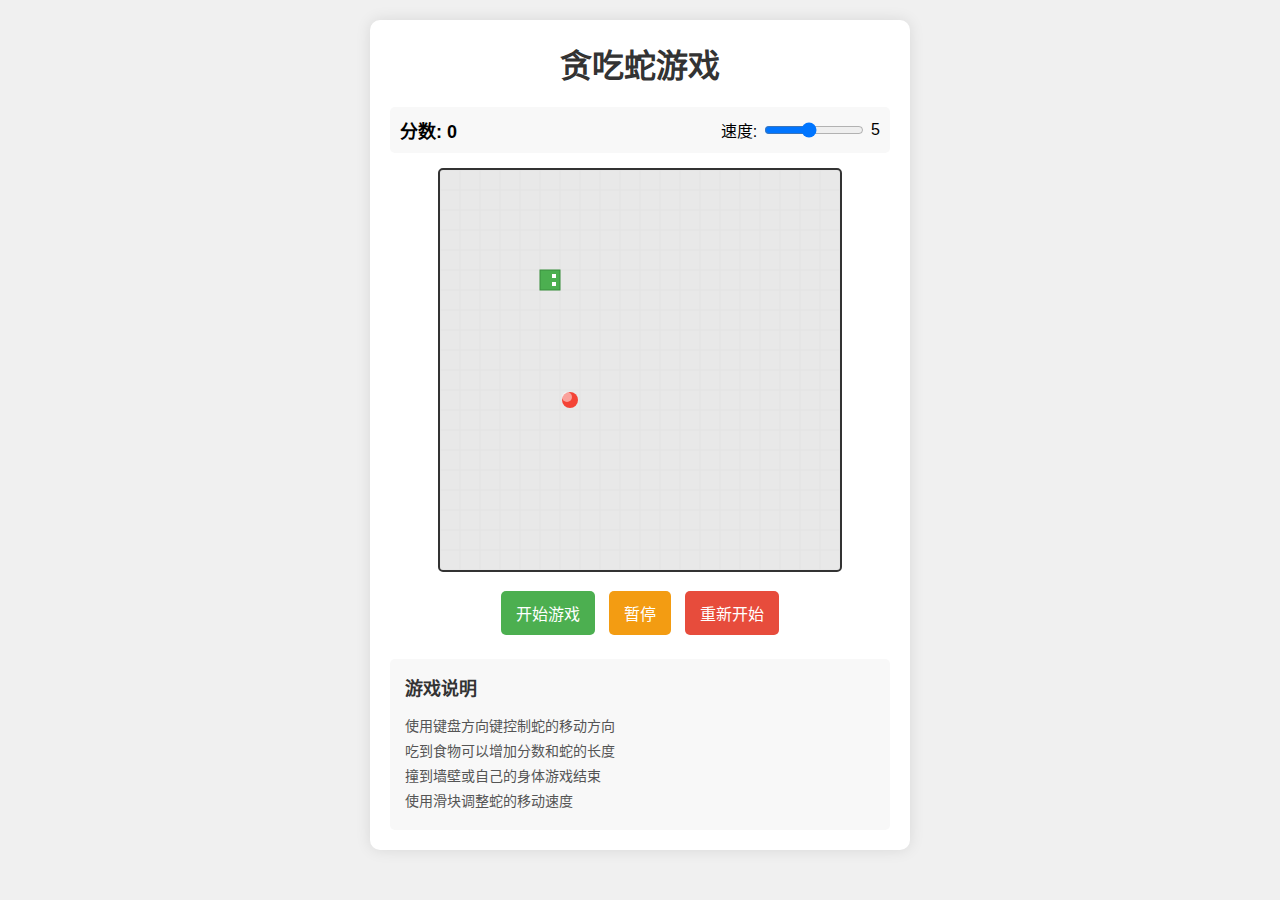
<file: 1、贪吃蛇/Cursor/v1/index.html>
<!--
 * @Author: moxunjinmu
 * @Date: 2025-04-08 19:44:41
 * @Description: 
-->
<!DOCTYPE html>
<html lang="zh-CN">
<head>
    <meta charset="UTF-8">
    <meta name="viewport" content="width=device-width, initial-scale=1.0">
    <title>贪吃蛇游戏</title>
    <link rel="stylesheet" href="style.css">
</head>
<body>
    <div class="game-container">
        <h1>贪吃蛇游戏</h1>
        <div class="game-info">
            <div class="score-container">分数: <span id="score">0</span></div>
            <div class="speed-container">
                <label for="speed-control">速度: </label>
                <input type="range" id="speed-control" min="1" max="10" value="5">
                <span id="speed-value">5</span>
            </div>
        </div>
        <canvas id="game-canvas" width="400" height="400"></canvas>
        <div class="controls">
            <button id="start-btn">开始游戏</button>
            <button id="pause-btn">暂停</button>
            <button id="restart-btn">重新开始</button>
        </div>
        <div class="instructions">
            <h2>游戏说明</h2>
            <p>使用键盘方向键控制蛇的移动方向</p>
            <p>吃到食物可以增加分数和蛇的长度</p>
            <p>撞到墙壁或自己的身体游戏结束</p>
            <p>使用滑块调整蛇的移动速度</p>
        </div>
    </div>
    <script src="script.js"></script>
</body>
</html>
</file>
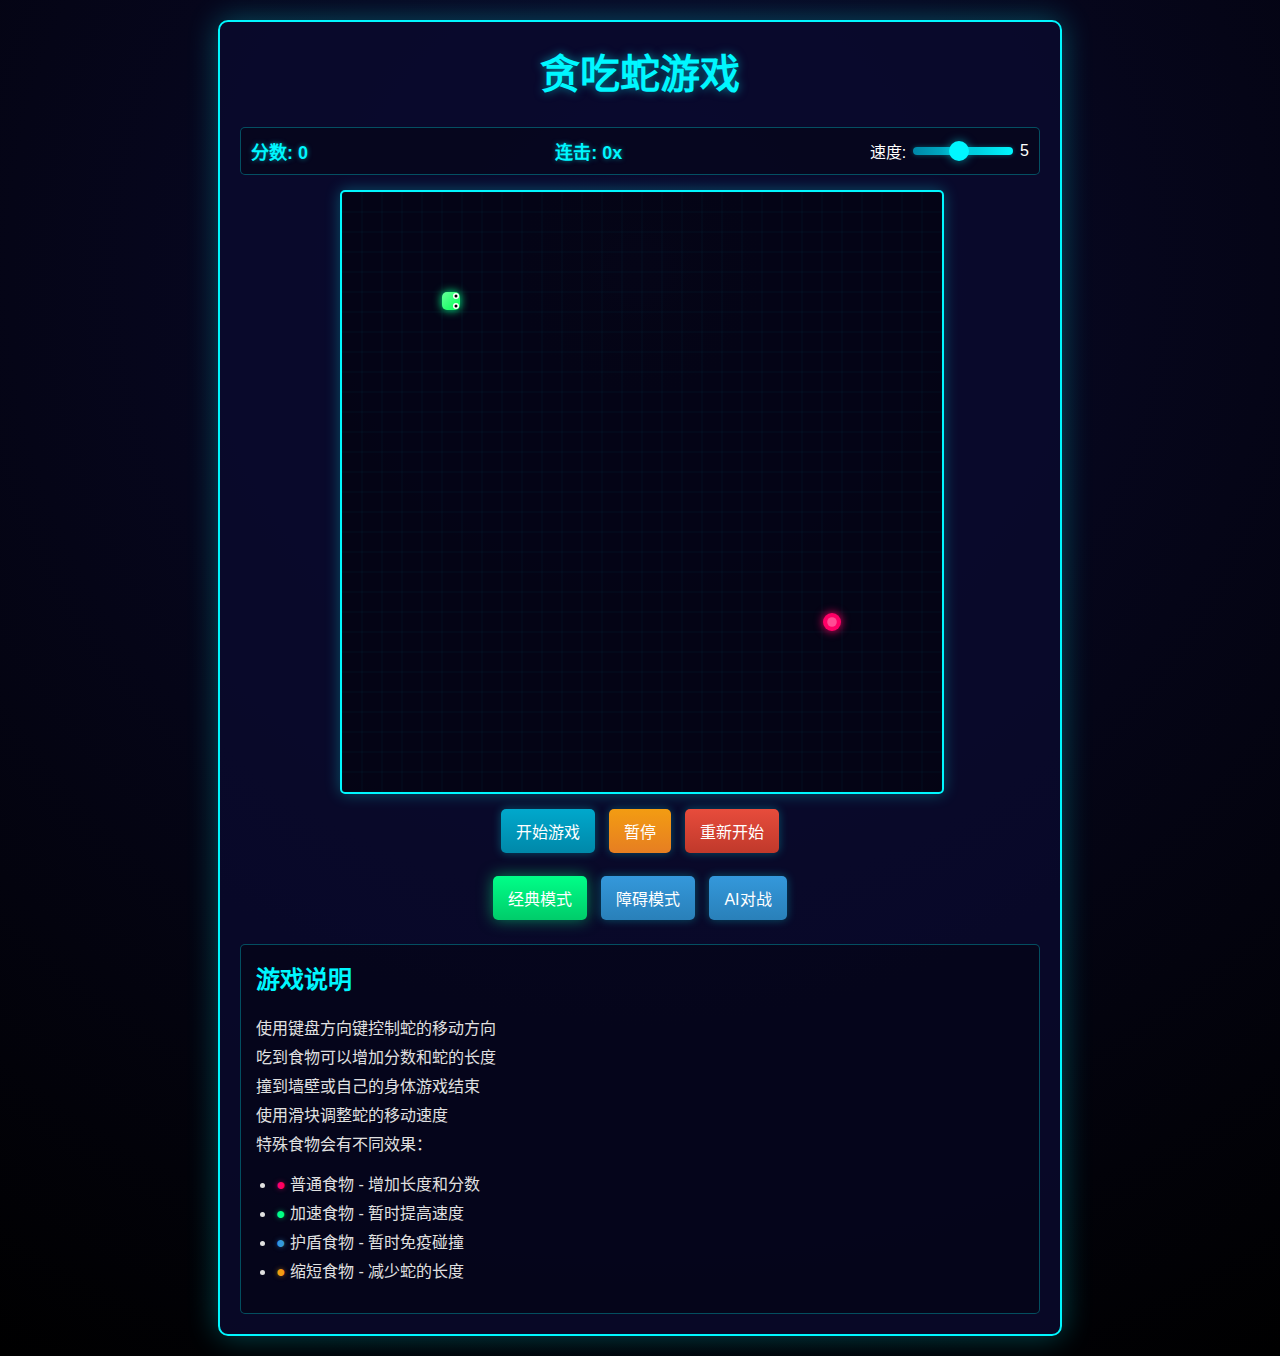
<file: 1、贪吃蛇/Cursor/v3/index.html>
<!--
 * @Author: moxunjinmu
 * @Date: 2025-04-08 19:44:41
 * @Description: 贪吃蛇游戏v3版本
-->
<!DOCTYPE html>
<html lang="zh-CN">
<head>
    <meta charset="UTF-8">
    <meta name="viewport" content="width=device-width, initial-scale=1.0">
    <title>贪吃蛇游戏 - 高级版</title>
    <link rel="stylesheet" href="style.css">
</head>
<body>
    <div class="game-container">
        <h1>贪吃蛇游戏</h1>
        <div class="game-info">
            <div class="score-container">分数: <span id="score">0</span></div>
            <div class="combo-container">连击: <span id="combo">0</span>x</div>
            <div class="speed-container">
                <label for="speed-control">速度: </label>
                <input type="range" id="speed-control" min="1" max="10" value="5">
                <span id="speed-value">5</span>
            </div>
        </div>
        <div class="canvas-container">
            <canvas id="game-canvas" width="600" height="600"></canvas>
        </div>
        <div class="controls">
            <button id="start-btn">开始游戏</button>
            <button id="pause-btn">暂停</button>
            <button id="restart-btn">重新开始</button>
        </div>
        <div class="game-modes">
            <button id="classic-mode" class="mode-btn active">经典模式</button>
            <button id="obstacle-mode" class="mode-btn">障碍模式</button>
            <button id="ai-mode" class="mode-btn">AI对战</button>
        </div>
        <div class="instructions">
            <h2>游戏说明</h2>
            <p>使用键盘方向键控制蛇的移动方向</p>
            <p>吃到食物可以增加分数和蛇的长度</p>
            <p>撞到墙壁或自己的身体游戏结束</p>
            <p>使用滑块调整蛇的移动速度</p>
            <p>特殊食物会有不同效果：</p>
            <ul>
                <li><span class="food-normal">●</span> 普通食物 - 增加长度和分数</li>
                <li><span class="food-speed">●</span> 加速食物 - 暂时提高速度</li>
                <li><span class="food-shield">●</span> 护盾食物 - 暂时免疫碰撞</li>
                <li><span class="food-shrink">●</span> 缩短食物 - 减少蛇的长度</li>
            </ul>
        </div>
    </div>
    <script src="script.js"></script>
</body>
</html>
</file>
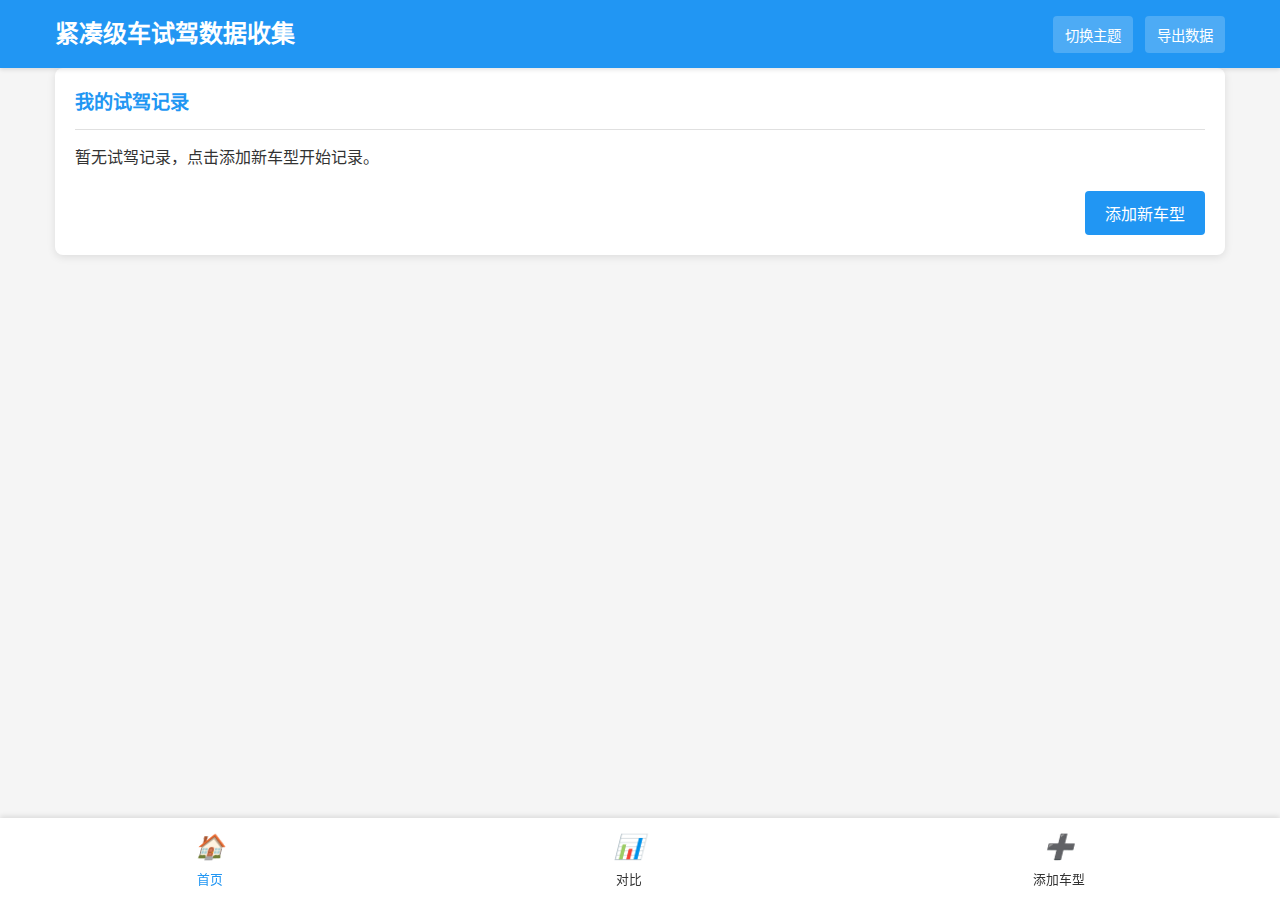
<file: 7、suv信息收集表/V0.dev/V0版本一/index.html>
<!DOCTYPE html>
<html lang="zh-CN">
  <head>
    <meta charset="UTF-8" />
    <meta name="viewport" content="width=device-width, initial-scale=1.0" />
    <title>紧凑级车试驾数据收集工具</title>
    <meta name="description" content="专业的紧凑级车试驾数据收集和对比工具" />
    <meta name="theme-color" content="#2196f3" />
    <link rel="manifest" href="manifest.json" />
    <link rel="apple-touch-icon" href="icons/icon-192x192.png" />
    <style>
      :root {
        --primary-color: #2196f3;
        --secondary-color: #03a9f4;
        --accent-color: #ff9800;
        --text-color: #333333;
        --background-color: #f5f5f5;
        --card-color: #ffffff;
        --border-color: #e0e0e0;
      }

      [data-theme="dark"] {
        --primary-color: #1976d2;
        --secondary-color: #0288d1;
        --accent-color: #ffb74d;
        --text-color: #f5f5f5;
        --background-color: #121212;
        --card-color: #1e1e1e;
        --border-color: #333333;
      }

      * {
        margin: 0;
        padding: 0;
        box-sizing: border-box;
        font-family: "PingFang SC", "Microsoft YaHei", sans-serif;
      }

      body {
        background-color: var(--background-color);
        color: var(--text-color);
        line-height: 1.6;
        transition: all 0.3s ease;
        padding-bottom: 70px;
      }

      .container {
        max-width: 1200px;
        margin: 0 auto;
        padding: 0 15px;
      }

      header {
        background-color: var(--primary-color);
        color: white;
        padding: 15px 0;
        position: sticky;
        top: 0;
        z-index: 1000;
        box-shadow: 0 2px 4px rgba(0, 0, 0, 0.1);
      }

      .header-content {
        display: flex;
        justify-content: space-between;
        align-items: center;
      }

      .logo h1 {
        font-size: 1.5rem;
        font-weight: 600;
      }

      .nav-buttons button {
        background-color: rgba(255, 255, 255, 0.2);
        border: none;
        padding: 8px 12px;
        border-radius: 4px;
        color: white;
        font-size: 0.9rem;
        cursor: pointer;
        margin-left: 8px;
        transition: background-color 0.3s;
      }

      .nav-buttons button:hover {
        background-color: rgba(255, 255, 255, 0.3);
      }

      main {
        padding: 20px 0;
      }

      .card {
        background-color: var(--card-color);
        border-radius: 8px;
        box-shadow: 0 2px 8px rgba(0, 0, 0, 0.1);
        margin-bottom: 20px;
        padding: 20px;
      }

      .card-title {
        font-size: 1.2rem;
        font-weight: 600;
        margin-bottom: 15px;
        color: var(--primary-color);
        border-bottom: 1px solid var(--border-color);
        padding-bottom: 10px;
      }

      .form-group {
        margin-bottom: 15px;
      }

      label {
        display: block;
        margin-bottom: 5px;
        font-weight: 500;
      }

      input[type="text"],
      input[type="number"],
      input[type="date"],
      select,
      textarea {
        width: 100%;
        padding: 10px;
        border: 1px solid var(--border-color);
        border-radius: 4px;
        background-color: var(--background-color);
        color: var(--text-color);
        font-size: 1rem;
      }

      textarea {
        min-height: 100px;
        resize: vertical;
      }

      .rating-container {
        display: flex;
        align-items: center;
        gap: 10px;
      }

      .rating-slider {
        flex-grow: 1;
        height: 10px;
        -webkit-appearance: none;
        appearance: none;
        background: linear-gradient(to right, #ff5252, #ffeb3b, #4caf50);
        border-radius: 5px;
      }

      .rating-slider::-webkit-slider-thumb {
        -webkit-appearance: none;
        appearance: none;
        width: 20px;
        height: 20px;
        border-radius: 50%;
        background: var(--primary-color);
        cursor: pointer;
      }

      .rating-value {
        width: 30px;
        text-align: center;
        font-weight: bold;
      }

      .media-buttons {
        display: flex;
        gap: 10px;
        margin-top: 10px;
      }

      .media-button {
        display: flex;
        align-items: center;
        justify-content: center;
        padding: 8px 15px;
        background-color: var(--secondary-color);
        color: white;
        border: none;
        border-radius: 4px;
        cursor: pointer;
        font-size: 0.9rem;
        transition: background-color 0.3s;
      }

      .media-button:hover {
        background-color: var(--primary-color);
      }

      .media-button i {
        margin-right: 5px;
      }

      .media-preview {
        display: flex;
        flex-wrap: wrap;
        gap: 10px;
        margin-top: 10px;
      }

      .media-item {
        width: 100px;
        height: 100px;
        border-radius: 4px;
        overflow: hidden;
        position: relative;
      }

      .media-item img {
        width: 100%;
        height: 100%;
        object-fit: cover;
      }

      .media-item .delete-btn {
        position: absolute;
        top: 5px;
        right: 5px;
        background-color: rgba(244, 67, 54, 0.7);
        color: white;
        border: none;
        width: 20px;
        height: 20px;
        border-radius: 50%;
        cursor: pointer;
        display: flex;
        align-items: center;
        justify-content: center;
      }

      .action-buttons {
        display: flex;
        justify-content: flex-end;
        gap: 10px;
        margin-top: 20px;
      }

      .action-button {
        padding: 10px 20px;
        border: none;
        border-radius: 4px;
        font-size: 1rem;
        cursor: pointer;
        transition: background-color 0.3s;
      }

      .primary-button {
        background-color: var(--primary-color);
        color: white;
      }

      .primary-button:hover {
        background-color: var(--secondary-color);
      }

      .secondary-button {
        background-color: var(--border-color);
        color: var(--text-color);
      }

      .secondary-button:hover {
        background-color: #d5d5d5;
      }

      .tab-container {
        display: flex;
        border-bottom: 1px solid var(--border-color);
        margin-bottom: 20px;
        overflow-x: auto;
      }

      .tab {
        padding: 10px 20px;
        cursor: pointer;
        border-bottom: 2px solid transparent;
        transition: all 0.3s;
        white-space: nowrap;
      }

      .tab.active {
        border-bottom-color: var(--primary-color);
        color: var(--primary-color);
        font-weight: 500;
      }

      .tab-content {
        display: none;
      }

      .tab-content.active {
        display: block;
      }

      .advantage-disadvantage {
        display: flex;
        gap: 15px;
        margin-top: 10px;
      }

      .advantage-container,
      .disadvantage-container {
        flex: 1;
      }

      .tag-container {
        display: flex;
        flex-wrap: wrap;
        gap: 8px;
        margin-top: 8px;
      }

      .tag {
        padding: 5px 10px;
        border-radius: 15px;
        font-size: 0.9rem;
        display: flex;
        align-items: center;
        gap: 5px;
      }

      .advantage-tag {
        background-color: rgba(76, 175, 80, 0.1);
        color: #4caf50;
        border: 1px solid #4caf50;
      }

      .disadvantage-tag {
        background-color: rgba(244, 67, 54, 0.1);
        color: #f44336;
        border: 1px solid #f44336;
      }

      .tag .delete-tag {
        cursor: pointer;
        font-size: 0.8rem;
      }

      .add-tag-input {
        display: flex;
        gap: 5px;
        margin-top: 8px;
      }

      .add-tag-input input {
        flex-grow: 1;
        padding: 8px;
        border: 1px solid var(--border-color);
        border-radius: 4px;
        font-size: 0.9rem;
      }

      .add-tag-input button {
        padding: 8px 12px;
        background-color: var(--primary-color);
        color: white;
        border: none;
        border-radius: 4px;
        cursor: pointer;
        transition: background-color 0.3s;
      }

      .add-tag-input button:hover {
        background-color: var(--secondary-color);
      }

      .footer-nav {
        position: fixed;
        bottom: 0;
        left: 0;
        right: 0;
        background-color: var(--card-color);
        box-shadow: 0 -2px 5px rgba(0, 0, 0, 0.1);
        display: flex;
        justify-content: space-around;
        padding: 10px 0;
        z-index: 1000;
      }

      .nav-item {
        display: flex;
        flex-direction: column;
        align-items: center;
        color: var(--text-color);
        text-decoration: none;
        font-size: 0.8rem;
      }

      .nav-item i {
        font-size: 1.5rem;
        margin-bottom: 3px;
      }

      .nav-item.active {
        color: var(--primary-color);
      }

      /* Car comparison styles */
      .comparison-table {
        width: 100%;
        border-collapse: collapse;
        margin-top: 20px;
        overflow-x: auto;
      }

      .comparison-table th,
      .comparison-table td {
        padding: 10px;
        border: 1px solid var(--border-color);
        text-align: left;
      }

      .comparison-table th {
        background-color: var(--secondary-color);
        color: white;
        font-weight: 500;
      }

      .comparison-table tr:nth-child(even) {
        background-color: rgba(0, 0, 0, 0.03);
      }

      .car-select-container {
        display: flex;
        flex-wrap: wrap;
        gap: 10px;
        margin-bottom: 20px;
      }

      .car-select-item {
        padding: 8px 15px;
        background-color: var(--card-color);
        border: 1px solid var(--border-color);
        border-radius: 4px;
        cursor: pointer;
        transition: all 0.3s;
      }

      .car-select-item.selected {
        background-color: var(--primary-color);
        color: white;
        border-color: var(--primary-color);
      }

      /* Radar chart container */
      .radar-chart-container {
        width: 100%;
        height: 400px;
        margin-top: 20px;
      }

      /* Modal styles */
      .modal {
        display: none;
        position: fixed;
        top: 0;
        left: 0;
        right: 0;
        bottom: 0;
        background-color: rgba(0, 0, 0, 0.5);
        z-index: 2000;
        align-items: center;
        justify-content: center;
        padding: 20px;
      }

      .modal-content {
        background-color: var(--card-color);
        border-radius: 8px;
        box-shadow: 0 4px 20px rgba(0, 0, 0, 0.2);
        width: 100%;
        max-width: 500px;
        max-height: 90vh;
        overflow-y: auto;
        padding: 20px;
      }

      .modal-header {
        display: flex;
        justify-content: space-between;
        align-items: center;
        margin-bottom: 15px;
        padding-bottom: 10px;
        border-bottom: 1px solid var(--border-color);
      }

      .modal-title {
        font-size: 1.2rem;
        font-weight: 600;
        color: var(--primary-color);
      }

      .modal-close {
        background: none;
        border: none;
        font-size: 1.5rem;
        cursor: pointer;
        color: var(--text-color);
      }

      .modal-body {
        margin-bottom: 20px;
      }

      .modal-footer {
        display: flex;
        justify-content: flex-end;
        gap: 10px;
        padding-top: 10px;
        border-top: 1px solid var(--border-color);
      }

      /* Responsive adjustments */
      @media (max-width: 768px) {
        .advantage-disadvantage {
          flex-direction: column;
        }

        .header-content .logo h1 {
          font-size: 1.2rem;
        }

        .nav-buttons button {
          padding: 6px 10px;
          font-size: 0.8rem;
        }

        .tab {
          padding: 8px 12px;
          font-size: 0.9rem;
        }
      }

      @media (max-width: 480px) {
        .card {
          padding: 15px;
        }

        .card-title {
          font-size: 1.1rem;
        }

        .action-button {
          padding: 8px 15px;
          font-size: 0.9rem;
        }
      }
    </style>
  </head>
  <body>
    <header>
      <div class="container header-content">
        <div class="logo">
          <h1>紧凑级车试驾数据收集</h1>
        </div>
        <div class="nav-buttons">
          <button id="toggleTheme">切换主题</button>
          <button id="exportData">导出数据</button>
        </div>
      </div>
    </header>

    <main class="container">
      <div id="homeView" class="view active">
        <div class="card">
          <div class="card-title">我的试驾记录</div>
          <div id="carList" class="car-list">
            <!-- 车辆列表将通过JS动态生成 -->
          </div>
          <div class="action-buttons">
            <button class="action-button primary-button" id="addNewCarBtn">
              添加新车型
            </button>
          </div>
        </div>
      </div>

      <div id="recordView" class="view" style="display: none">
        <div class="card">
          <div class="card-title">车辆基本信息</div>
          <form id="carInfoForm">
            <div class="form-group">
              <label for="carBrand">品牌</label>
              <input type="text" id="carBrand" name="carBrand" required />
            </div>
            <div class="form-group">
              <label for="carModel">车型</label>
              <input type="text" id="carModel" name="carModel" required />
            </div>
            <div class="form-group">
              <label for="carTrim">配置版本</label>
              <input type="text" id="carTrim" name="carTrim" />
            </div>
            <div class="form-group">
              <label for="msrp">官方指导价(万元)</label>
              <input type="number" id="msrp" name="msrp" step="0.01" />
            </div>
            <div class="form-group">
              <label for="dealerPrice">实际报价(万元)</label>
              <input
                type="number"
                id="dealerPrice"
                name="dealerPrice"
                step="0.01"
              />
            </div>
            <div class="form-group">
              <label for="testDriveDate">试驾日期</label>
              <input type="date" id="testDriveDate" name="testDriveDate" />
            </div>
            <div class="form-group">
              <label for="testDriveLocation">试驾地点</label>
              <input
                type="text"
                id="testDriveLocation"
                name="testDriveLocation"
              />
            </div>
            <div class="form-group">
              <label for="salesContact">销售顾问联系方式</label>
              <input type="text" id="salesContact" name="salesContact" />
            </div>
          </form>
        </div>

        <div class="card">
          <div class="card-title">评测数据</div>
          <div class="tab-container">
            <div class="tab active" data-tab="exterior">外观</div>
            <div class="tab" data-tab="interior">内饰</div>
            <div class="tab" data-tab="space">空间</div>
            <div class="tab" data-tab="driving">驾驶体验</div>
            <div class="tab" data-tab="nvh">噪音控制</div>
            <div class="tab" data-tab="smart">智能系统</div>
          </div>

          <div id="exteriorTab" class="tab-content active">
            <div class="form-group">
              <label>整体设计感</label>
              <div class="rating-container">
                <input
                  type="range"
                  class="rating-slider"
                  min="1"
                  max="10"
                  value="5"
                  id="exteriorDesign"
                />
                <span class="rating-value" id="exteriorDesignValue">5</span>
              </div>
            </div>
            <div class="form-group">
              <label>做工质量</label>
              <div class="rating-container">
                <input
                  type="range"
                  class="rating-slider"
                  min="1"
                  max="10"
                  value="5"
                  id="exteriorQuality"
                />
                <span class="rating-value" id="exteriorQualityValue">5</span>
              </div>
            </div>
            <div class="form-group">
              <label>外观备注</label>
              <textarea id="exteriorNotes"></textarea>
            </div>
            <div class="media-buttons">
              <button class="media-button take-photo">
                <i>📷</i> 拍照记录
              </button>
              <button
                class="media-button voice-note"
                data-target="exteriorNotes"
              >
                <i>🎤</i> 语音记录
              </button>
            </div>
            <div class="media-preview" id="exteriorPhotos"></div>
          </div>

          <div id="interiorTab" class="tab-content">
            <div class="form-group">
              <label>内饰设计</label>
              <div class="rating-container">
                <input
                  type="range"
                  class="rating-slider"
                  min="1"
                  max="10"
                  value="5"
                  id="interiorDesign"
                />
                <span class="rating-value" id="interiorDesignValue">5</span>
              </div>
            </div>
            <div class="form-group">
              <label>材质质感</label>
              <div class="rating-container">
                <input
                  type="range"
                  class="rating-slider"
                  min="1"
                  max="10"
                  value="5"
                  id="materialQuality"
                />
                <span class="rating-value" id="materialQualityValue">5</span>
              </div>
            </div>
            <div class="form-group">
              <label>内饰备注</label>
              <textarea id="interiorNotes"></textarea>
            </div>
            <div class="media-buttons">
              <button class="media-button take-photo">
                <i>📷</i> 拍照记录
              </button>
              <button
                class="media-button voice-note"
                data-target="interiorNotes"
              >
                <i>🎤</i> 语音记录
              </button>
            </div>
            <div class="media-preview" id="interiorPhotos"></div>
          </div>

          <div id="spaceTab" class="tab-content">
            <div class="form-group">
              <label>前排空间</label>
              <div class="rating-container">
                <input
                  type="range"
                  class="rating-slider"
                  min="1"
                  max="10"
                  value="5"
                  id="frontSpace"
                />
                <span class="rating-value" id="frontSpaceValue">5</span>
              </div>
            </div>
            <div class="form-group">
              <label>后排空间</label>
              <div class="rating-container">
                <input
                  type="range"
                  class="rating-slider"
                  min="1"
                  max="10"
                  value="5"
                  id="rearSpace"
                />
                <span class="rating-value" id="rearSpaceValue">5</span>
              </div>
            </div>
            <div class="form-group">
              <label>行李厢空间</label>
              <div class="rating-container">
                <input
                  type="range"
                  class="rating-slider"
                  min="1"
                  max="10"
                  value="5"
                  id="trunkSpace"
                />
                <span class="rating-value" id="trunkSpaceValue">5</span>
              </div>
            </div>
            <div class="form-group">
              <label>空间备注</label>
              <textarea id="spaceNotes"></textarea>
            </div>
            <div class="media-buttons">
              <button class="media-button take-photo">
                <i>📷</i> 拍照记录
              </button>
              <button class="media-button voice-note" data-target="spaceNotes">
                <i>🎤</i> 语音记录
              </button>
            </div>
            <div class="media-preview" id="spacePhotos"></div>
          </div>

          <div id="drivingTab" class="tab-content">
            <div class="form-group">
              <label>动力表现</label>
              <div class="rating-container">
                <input
                  type="range"
                  class="rating-slider"
                  min="1"
                  max="10"
                  value="5"
                  id="powerPerformance"
                />
                <span class="rating-value" id="powerPerformanceValue">5</span>
              </div>
            </div>
            <div class="form-group">
              <label>操控性能</label>
              <div class="rating-container">
                <input
                  type="range"
                  class="rating-slider"
                  min="1"
                  max="10"
                  value="5"
                  id="handling"
                />
                <span class="rating-value" id="handlingValue">5</span>
              </div>
            </div>
            <div class="form-group">
              <label>刹车性能</label>
              <div class="rating-container">
                <input
                  type="range"
                  class="rating-slider"
                  min="1"
                  max="10"
                  value="5"
                  id="braking"
                />
                <span class="rating-value" id="brakingValue">5</span>
              </div>
            </div>
            <div class="form-group">
              <label>悬挂舒适性</label>
              <div class="rating-container">
                <input
                  type="range"
                  class="rating-slider"
                  min="1"
                  max="10"
                  value="5"
                  id="rideComfort"
                />
                <span class="rating-value" id="rideComfortValue">5</span>
              </div>
            </div>
            <div class="form-group">
              <label>驾驶体验备注</label>
              <textarea id="drivingNotes"></textarea>
            </div>
            <div class="media-buttons">
              <button class="media-button take-photo">
                <i>📷</i> 拍照记录
              </button>
              <button
                class="media-button voice-note"
                data-target="drivingNotes"
              >
                <i>🎤</i> 语音记录
              </button>
            </div>
            <div class="media-preview" id="drivingPhotos"></div>
          </div>

          <div id="nvhTab" class="tab-content">
            <div class="form-group">
              <label>怠速噪音</label>
              <div class="rating-container">
                <input
                  type="range"
                  class="rating-slider"
                  min="1"
                  max="10"
                  value="5"
                  id="idleNoise"
                />
                <span class="rating-value" id="idleNoiseValue">5</span>
              </div>
            </div>
            <div class="form-group">
              <label>行驶噪音</label>
              <div class="rating-container">
                <input
                  type="range"
                  class="rating-slider"
                  min="1"
                  max="10"
                  value="5"
                  id="drivingNoise"
                />
                <span class="rating-value" id="drivingNoiseValue">5</span>
              </div>
            </div>
            <div class="form-group">
              <label>噪音控制备注</label>
              <textarea id="nvhNotes"></textarea>
            </div>
            <div class="media-buttons">
              <button class="media-button take-photo">
                <i>📷</i> 拍照记录
              </button>
              <button class="media-button voice-note" data-target="nvhNotes">
                <i>🎤</i> 语音记录
              </button>
            </div>
            <div class="media-preview" id="nvhPhotos"></div>
          </div>

          <div id="smartTab" class="tab-content">
            <div class="form-group">
              <label>车机系统</label>
              <div class="rating-container">
                <input
                  type="range"
                  class="rating-slider"
                  min="1"
                  max="10"
                  value="5"
                  id="infotainment"
                />
                <span class="rating-value" id="infotainmentValue">5</span>
              </div>
            </div>
            <div class="form-group">
              <label>驾驶辅助</label>
              <div class="rating-container">
                <input
                  type="range"
                  class="rating-slider"
                  min="1"
                  max="10"
                  value="5"
                  id="driverAssistance"
                />
                <span class="rating-value" id="driverAssistanceValue">5</span>
              </div>
            </div>
            <div class="form-group">
              <label>智能系统备注</label>
              <textarea id="smartNotes"></textarea>
            </div>
            <div class="media-buttons">
              <button class="media-button take-photo">
                <i>📷</i> 拍照记录
              </button>
              <button class="media-button voice-note" data-target="smartNotes">
                <i>🎤</i> 语音记录
              </button>
            </div>
            <div class="media-preview" id="smartPhotos"></div>
          </div>
        </div>

        <div class="card">
          <div class="card-title">优缺点记录</div>
          <div class="advantage-disadvantage">
            <div class="advantage-container">
              <label>优点</label>
              <div class="tag-container" id="advantageTags"></div>
              <div class="add-tag-input">
                <input type="text" id="advantageInput" placeholder="添加优点" />
                <button id="addAdvantageBtn">添加</button>
              </div>
            </div>
            <div class="disadvantage-container">
              <label>缺点</label>
              <div class="tag-container" id="disadvantageTags"></div>
              <div class="add-tag-input">
                <input
                  type="text"
                  id="disadvantageInput"
                  placeholder="添加缺点"
                />
                <button id="addDisadvantageBtn">添加</button>
              </div>
            </div>
          </div>
        </div>

        <div class="card">
          <div class="card-title">综合评价</div>
          <div class="form-group">
            <label>总体评分</label>
            <div class="rating-container">
              <input
                type="range"
                class="rating-slider"
                min="1"
                max="10"
                value="5"
                id="overallRating"
              />
              <span class="rating-value" id="overallRatingValue">5</span>
            </div>
          </div>
          <div class="form-group">
            <label>个人感受与评价</label>
            <textarea id="overallComments"></textarea>
          </div>
          <div class="media-buttons">
            <button
              class="media-button voice-note"
              data-target="overallComments"
            >
              <i>🎤</i> 语音记录
            </button>
          </div>
          <div class="action-buttons">
            <button class="action-button secondary-button" id="cancelRecordBtn">
              取消
            </button>
            <button class="action-button primary-button" id="saveRecordBtn">
              保存记录
            </button>
          </div>
        </div>
      </div>

      <div id="compareView" class="view" style="display: none">
        <div class="card">
          <div class="card-title">车型对比</div>
          <label>选择要对比的车型(最多3个)</label>
          <div class="car-select-container" id="compareCarSelect">
            <!-- 车辆选择将通过JS动态生成 -->
          </div>
          <div id="comparisonTable" class="comparison-table-container">
            <!-- 对比表格将通过JS动态生成 -->
          </div>
          <div id="radarChartContainer" class="radar-chart-container">
            <!-- 雷达图将通过JS动态生成 -->
          </div>
          <div class="action-buttons">
            <button
              class="action-button primary-button"
              id="exportComparisonBtn"
            >
              导出对比报告
            </button>
          </div>
        </div>
      </div>
    </main>

    <!-- 底部导航 -->
    <div class="footer-nav">
      <a href="#" class="nav-item active" data-view="homeView">
        <i>🏠</i>
        <span>首页</span>
      </a>
      <a href="#" class="nav-item" data-view="compareView">
        <i>📊</i>
        <span>对比</span>
      </a>
      <a href="#" class="nav-item" id="addCarNav">
        <i>➕</i>
        <span>添加车型</span>
      </a>
    </div>

    <!-- 语音识别模态框 -->
    <div class="modal" id="voiceModal">
      <div class="modal-content">
        <div class="modal-header">
          <h3 class="modal-title">语音识别</h3>
          <button class="modal-close">&times;</button>
        </div>
        <div class="modal-body">
          <div id="voiceStatus">点击开始录音按钮开始</div>
          <div
            id="voiceResult"
            style="
              margin-top: 15px;
              min-height: 100px;
              border: 1px solid var(--border-color);
              padding: 10px;
              border-radius: 4px;
            "
          ></div>
        </div>
        <div class="modal-footer">
          <button class="action-button primary-button" id="startVoiceBtn">
            开始录音
          </button>
          <button class="action-button secondary-button" id="cancelVoiceBtn">
            取消
          </button>
          <button class="action-button primary-button" id="confirmVoiceBtn">
            确认
          </button>
        </div>
      </div>
    </div>

    <!-- 拍照模态框 -->
    <div class="modal" id="photoModal">
      <div class="modal-content">
        <div class="modal-header">
          <h3 class="modal-title">拍照记录</h3>
          <button class="modal-close">&times;</button>
        </div>
        <div class="modal-body">
          <video
            id="cameraPreview"
            style="width: 100%; max-height: 300px; background: #000"
            autoplay
          ></video>
          <canvas id="photoCanvas" style="display: none"></canvas>
          <div id="capturedPhoto" style="margin-top: 15px; display: none">
            <img id="photoResult" style="width: 100%; border-radius: 4px" />
          </div>
        </div>
        <div class="modal-footer">
          <button class="action-button primary-button" id="capturePhotoBtn">
            拍照
          </button>
          <button
            class="action-button secondary-button"
            id="retakePhotoBtn"
            style="display: none"
          >
            重拍
          </button>
          <button class="action-button secondary-button" id="cancelPhotoBtn">
            取消
          </button>
          <button
            class="action-button primary-button"
            id="confirmPhotoBtn"
            style="display: none"
          >
            确认
          </button>
        </div>
      </div>
    </div>

    <!-- PWA相关文件 -->
    <script>
      // 注册Service Worker
      if ("serviceWorker" in navigator) {
        window.addEventListener("load", () => {
          navigator.serviceWorker
            .register("/sw.js")
            .then((registration) => {
              console.log("ServiceWorker 注册成功:", registration.scope);
            })
            .catch((error) => {
              console.log("ServiceWorker 注册失败:", error);
            });
        });
      }

      // 当前车辆数据
      let currentCarData = {
        id: null,
        basic: {},
        ratings: {
          exterior: {},
          interior: {},
          space: {},
          driving: {},
          nvh: {},
          smart: {},
        },
        advantages: [],
        disadvantages: [],
        overall: {},
        photos: [],
      };

      // 所有车辆数据
      let allCarsData = [];

      // 当前选择的文本输入区域（用于语音识别）
      let currentVoiceTarget = null;

      // 当前照片类别
      let currentPhotoCategory = null;

      // DOM加载完成后执行
      document.addEventListener("DOMContentLoaded", function () {
        // 初始化数据
        loadData();
        renderCarList();

        // 设置事件监听器
        setupEventListeners();
        setupRatingSliders();
        setupTabSwitching();
      });

      // 加载本地存储的数据
      function loadData() {
        const savedData = localStorage.getItem("carTestDriveData");
        if (savedData) {
          try {
            allCarsData = JSON.parse(savedData);
          } catch (e) {
            console.error("Error parsing saved data:", e);
            allCarsData = [];
          }
        }
      }

      // 保存数据到本地存储
      function saveData() {
        localStorage.setItem("carTestDriveData", JSON.stringify(allCarsData));
      }

      // 渲染车辆列表
      function renderCarList() {
        const carListElement = document.getElementById("carList");
        carListElement.innerHTML = "";

        if (allCarsData.length === 0) {
          carListElement.innerHTML =
            "<p>暂无试驾记录，点击添加新车型开始记录。</p>";
          return;
        }

        allCarsData.forEach((car) => {
          const carItem = document.createElement("div");
          carItem.className = "car-item";
          carItem.innerHTML = `
                    <div style="padding: 15px; border-bottom: 1px solid var(--border-color); display: flex; justify-content: space-between; align-items: center;">
                        <div>
                            <h3 style="margin-bottom: 5px;">${
                              car.basic.carBrand || ""
                            } ${car.basic.carModel || ""} ${
            car.basic.carTrim || ""
          }</h3>
                            <p style="color: #666; font-size: 0.9rem; margin: 0;">
                                ${
                                  car.basic.testDriveDate
                                    ? `试驾日期: ${car.basic.testDriveDate}`
                                    : ""
                                }
                                ${
                                  car.overall.overallRating
                                    ? ` | 总评分: ${car.overall.overallRating}/10`
                                    : ""
                                }
                            </p>
                        </div>
                        <div>
                            <button class="action-button secondary-button edit-car-btn" data-id="${
                              car.id
                            }" style="margin-right: 5px;">编辑</button>
                            <button class="action-button secondary-button delete-car-btn" data-id="${
                              car.id
                            }">删除</button>
                        </div>
                    </div>
                `;
          carListElement.appendChild(carItem);
        });

        // 为按钮添加事件监听
        document.querySelectorAll(".edit-car-btn").forEach((btn) => {
          btn.addEventListener("click", function () {
            const carId = this.getAttribute("data-id");
            editCar(carId);
          });
        });

        document.querySelectorAll(".delete-car-btn").forEach((btn) => {
          btn.addEventListener("click", function () {
            const carId = this.getAttribute("data-id");
            deleteCar(carId);
          });
        });
      }

      // 设置评分滑块事件
      function setupRatingSliders() {
        const sliders = document.querySelectorAll(".rating-slider");
        sliders.forEach((slider) => {
          const valueDisplay = document.getElementById(slider.id + "Value");
          slider.addEventListener("input", function () {
            valueDisplay.textContent = this.value;
          });
        });
      }

      // 设置标签页切换
      function setupTabSwitching() {
        const tabs = document.querySelectorAll(".tab");
        tabs.forEach((tab) => {
          tab.addEventListener("click", function () {
            const tabName = this.getAttribute("data-tab");

            // 更新tab样式
            document
              .querySelectorAll(".tab")
              .forEach((t) => t.classList.remove("active"));
            this.classList.add("active");

            // 显示对应的内容
            document
              .querySelectorAll(".tab-content")
              .forEach((content) => content.classList.remove("active"));
            document.getElementById(tabName + "Tab").classList.add("active");
          });
        });
      }

      // 设置事件监听器
      function setupEventListeners() {
        // 顶部导航按钮
        document
          .getElementById("toggleTheme")
          .addEventListener("click", toggleTheme);
        document
          .getElementById("exportData")
          .addEventListener("click", exportAllData);

        // 底部导航
        document.querySelectorAll(".footer-nav .nav-item").forEach((item) => {
          item.addEventListener("click", function (e) {
            e.preventDefault();
            const viewId = this.getAttribute("data-view");
            switchView(viewId);

            // 更新导航状态
            document
              .querySelectorAll(".footer-nav .nav-item")
              .forEach((navItem) => {
                navItem.classList.remove("active");
              });
            this.classList.add("active");
          });
        });

        // 添加新车型按钮
        document
          .getElementById("addNewCarBtn")
          .addEventListener("click", () => {
            resetCarForm();
            switchView("recordView");
          });

        document.getElementById("addCarNav").addEventListener("click", (e) => {
          e.preventDefault();
          resetCarForm();
          switchView("recordView");

          // 更新导航状态
          document
            .querySelectorAll(".footer-nav .nav-item")
            .forEach((navItem) => {
              navItem.classList.remove("active");
            });
        });

        // 记录表单按钮
        document
          .getElementById("saveRecordBtn")
          .addEventListener("click", saveCarRecord);
        document
          .getElementById("cancelRecordBtn")
          .addEventListener("click", () => {
            switchView("homeView");
            document
              .querySelector('.nav-item[data-view="homeView"]')
              .classList.add("active");
          });

        // 优缺点标签添加
        document
          .getElementById("addAdvantageBtn")
          .addEventListener("click", () => {
            addTag("advantage");
          });

        document
          .getElementById("addDisadvantageBtn")
          .addEventListener("click", () => {
            addTag("disadvantage");
          });

        // 拍照按钮
        document.querySelectorAll(".take-photo").forEach((btn) => {
          btn.addEventListener("click", openCameraModal);
        });

        // 语音录入按钮
        document.querySelectorAll(".voice-note").forEach((btn) => {
          btn.addEventListener("click", function () {
            currentVoiceTarget = this.getAttribute("data-target");
            openVoiceModal();
          });
        });

        // 模态框关闭按钮
        document.querySelectorAll(".modal-close").forEach((btn) => {
          btn.addEventListener("click", function () {
            const modal = this.closest(".modal");
            closeModal(modal.id);
          });
        });

        // 语音识别模态框按钮
        document
          .getElementById("startVoiceBtn")
          .addEventListener("click", startVoiceRecognition);
        document
          .getElementById("cancelVoiceBtn")
          .addEventListener("click", () => {
            closeModal("voiceModal");
          });
        document
          .getElementById("confirmVoiceBtn")
          .addEventListener("click", confirmVoiceInput);

        // 拍照模态框按钮
        document
          .getElementById("capturePhotoBtn")
          .addEventListener("click", capturePhoto);
        document
          .getElementById("retakePhotoBtn")
          .addEventListener("click", retakePhoto);
        document
          .getElementById("cancelPhotoBtn")
          .addEventListener("click", () => {
            closeCamera();
            closeModal("photoModal");
          });
        document
          .getElementById("confirmPhotoBtn")
          .addEventListener("click", confirmPhoto);

        // 对比报告导出按钮
        document
          .getElementById("exportComparisonBtn")
          .addEventListener("click", exportComparisonReport);
      }

      // 切换视图
      function switchView(viewId) {
        document.querySelectorAll(".view").forEach((view) => {
          view.style.display = "none";
        });
        document.getElementById(viewId).style.display = "block";

        // 如果切换到对比视图，初始化对比数据
        if (viewId === "compareView") {
          initCompareView();
        }
      }

      // 切换主题
      function toggleTheme() {
        const isDark = document.body.getAttribute("data-theme") === "dark";
        if (isDark) {
          document.body.removeAttribute("data-theme");
        } else {
          document.body.setAttribute("data-theme", "dark");
        }
        localStorage.setItem("theme", isDark ? "light" : "dark");
      }

      // 重置车辆表单
      function resetCarForm() {
        currentCarData = {
          id: Date.now().toString(),
          basic: {},
          ratings: {
            exterior: {},
            interior: {},
            space: {},
            driving: {},
            nvh: {},
            smart: {},
          },
          advantages: [],
          disadvantages: [],
          overall: {},
          photos: [],
        };

        // 重置表单元素
        document.getElementById("carInfoForm").reset();
        document.querySelectorAll(".rating-slider").forEach((slider) => {
          slider.value = 5;
          const valueDisplay = document.getElementById(slider.id + "Value");
          if (valueDisplay) valueDisplay.textContent = "5";
        });

        document.querySelectorAll("textarea").forEach((textarea) => {
          textarea.value = "";
        });

        document.getElementById("advantageTags").innerHTML = "";
        document.getElementById("disadvantageTags").innerHTML = "";

        // 重置媒体预览
        document.querySelectorAll(".media-preview").forEach((preview) => {
          preview.innerHTML = "";
        });
      }

      // 编辑车辆
      function editCar(carId) {
        const car = allCarsData.find((car) => car.id === carId);
        if (!car) return;

        currentCarData = JSON.parse(JSON.stringify(car)); // 深拷贝

        // 填充表单
        // 基本信息
        for (const key in car.basic) {
          const input = document.getElementById(key);
          if (input) input.value = car.basic[key] || "";
        }

        // 评分
        for (const category in car.ratings) {
          for (const key in car.ratings[category]) {
            const slider = document.getElementById(key);
            const valueDisplay = document.getElementById(key + "Value");
            if (slider) {
              slider.value = car.ratings[category][key] || 5;
              if (valueDisplay) valueDisplay.textContent = slider.value;
            }

            // 填充备注
            const notes = document.getElementById(category + "Notes");
            if (notes && car.ratings[category][category + "Notes"]) {
              notes.value = car.ratings[category][category + "Notes"];
            }
          }
        }

        // 优缺点
        renderTags("advantage", car.advantages);
        renderTags("disadvantage", car.disadvantages);

        // 综合评价
        if (car.overall) {
          const overallRating = document.getElementById("overallRating");
          const overallRatingValue =
            document.getElementById("overallRatingValue");
          const overallComments = document.getElementById("overallComments");

          if (overallRating)
            overallRating.value = car.overall.overallRating || 5;
          if (overallRatingValue)
            overallRatingValue.textContent = car.overall.overallRating || 5;
          if (overallComments)
            overallComments.value = car.overall.overallComments || "";
        }

        // 照片
        if (car.photos && car.photos.length) {
          car.photos.forEach((photo) => {
            if (photo.category) {
              const container = document.getElementById(
                photo.category + "Photos"
              );
              if (container) {
                addPhotoToPreview(container, photo.dataUrl);
              }
            }
          });
        }

        // 切换到记录视图
        switchView("recordView");
      }

      // 删除车辆
      function deleteCar(carId) {
        if (confirm("确定要删除这条记录吗？此操作不可恢复。")) {
          allCarsData = allCarsData.filter((car) => car.id !== carId);
          saveData();
          renderCarList();
        }
      }

      // 添加标签
      function addTag(type) {
        const inputElement = document.getElementById(type + "Input");
        const text = inputElement.value.trim();

        if (text) {
          const tags =
            type === "advantage"
              ? currentCarData.advantages
              : currentCarData.disadvantages;

          // 检查是否已存在相同标签
          if (!tags.includes(text)) {
            tags.push(text);
            renderTags(type, tags);
            inputElement.value = "";
          }
        }
      }

      // 渲染标签
      function renderTags(type, tags) {
        const container = document.getElementById(type + "Tags");
        container.innerHTML = "";

        tags.forEach((tag, index) => {
          const tagElement = document.createElement("div");
          tagElement.className = `tag ${type}-tag`;
          tagElement.innerHTML = `
                    <span>${tag}</span>
                    <span class="delete-tag" data-index="${index}">×</span>
                `;
          container.appendChild(tagElement);
        });

        // 添加删除标签事件
        container.querySelectorAll(".delete-tag").forEach((btn) => {
          btn.addEventListener("click", function () {
            const index = parseInt(this.getAttribute("data-index"));
            if (type === "advantage") {
              currentCarData.advantages.splice(index, 1);
              renderTags("advantage", currentCarData.advantages);
            } else {
              currentCarData.disadvantages.splice(index, 1);
              renderTags("disadvantage", currentCarData.disadvantages);
            }
          });
        });
      }

      // 保存车辆记录
      function saveCarRecord() {
        // 收集基本信息
        const formElements = document.getElementById("carInfoForm").elements;
        for (let i = 0; i < formElements.length; i++) {
          const element = formElements[i];
          if (element.name) {
            currentCarData.basic[element.name] = element.value;
          }
        }

        // 收集评分数据
        const categories = [
          "exterior",
          "interior",
          "space",
          "driving",
          "nvh",
          "smart",
        ];
        categories.forEach((category) => {
          // 收集数值评分
          document
            .querySelectorAll(`#${category}Tab .rating-slider`)
            .forEach((slider) => {
              currentCarData.ratings[category][slider.id] = parseInt(
                slider.value
              );
            });

          // 收集备注
          const notes = document.getElementById(`${category}Notes`);
          if (notes) {
            currentCarData.ratings[category][`${category}Notes`] = notes.value;
          }
        });

        // 收集综合评价
        currentCarData.overall = {
          overallRating: parseInt(
            document.getElementById("overallRating").value
          ),
          overallComments: document.getElementById("overallComments").value,
        };

        // 查找是否已存在该车辆记录
        const existingIndex = allCarsData.findIndex(
          (car) => car.id === currentCarData.id
        );

        if (existingIndex >= 0) {
          // 更新现有记录
          allCarsData[existingIndex] = JSON.parse(
            JSON.stringify(currentCarData)
          );
        } else {
          // 添加新记录
          allCarsData.push(JSON.parse(JSON.stringify(currentCarData)));
        }

        // 保存数据
        saveData();

        // 返回首页并刷新车辆列表
        switchView("homeView");
        renderCarList();

        // 更新底部导航状态
        document.querySelectorAll(".footer-nav .nav-item").forEach((item) => {
          item.classList.remove("active");
        });
        document
          .querySelector('.nav-item[data-view="homeView"]')
          .classList.add("active");
      }

      // 打开语音识别模态框
      function openVoiceModal() {
        document.getElementById("voiceModal").style.display = "flex";
        document.getElementById("voiceResult").textContent = "";
        document.getElementById("voiceStatus").textContent =
          "点击开始录音按钮开始";
      }

      // 开始语音识别
      function startVoiceRecognition() {
        if (!("webkitSpeechRecognition" in window)) {
          alert("您的浏览器不支持语音识别功能，请使用Chrome浏览器。");
          return;
        }

        const recognition = new webkitSpeechRecognition();
        recognition.continuous = true;
        recognition.interimResults = true;
        recognition.lang = "zh-CN";

        let finalTranscript = "";

        recognition.onstart = function () {
          document.getElementById("voiceStatus").textContent = "正在录音...";
          document.getElementById("startVoiceBtn").textContent = "停止录音";
          document.getElementById("startVoiceBtn").onclick = function () {
            recognition.stop();
          };
        };

        recognition.onresult = function (event) {
          let interimTranscript = "";

          for (let i = event.resultIndex; i < event.results.length; ++i) {
            if (event.results[i].isFinal) {
              finalTranscript += event.results[i][0].transcript;
            } else {
              interimTranscript += event.results[i][0].transcript;
            }
          }

          document.getElementById("voiceResult").innerHTML =
            finalTranscript +
            '<span style="color:#999">' +
            interimTranscript +
            "</span>";
        };

        recognition.onerror = function (event) {
          console.error("Speech recognition error", event.error);
          document.getElementById("voiceStatus").textContent =
            "错误: " + event.error;
          resetVoiceUI();
        };

        recognition.onend = function () {
          resetVoiceUI();
        };

        function resetVoiceUI() {
          document.getElementById("voiceStatus").textContent = "录音已结束";
          document.getElementById("startVoiceBtn").textContent = "开始录音";
          document.getElementById("startVoiceBtn").onclick =
            startVoiceRecognition;
        }

        recognition.start();
      }

      // 确认语音输入
      function confirmVoiceInput() {
        const text = document.getElementById("voiceResult").textContent.trim();

        if (text && currentVoiceTarget) {
          const targetElement = document.getElementById(currentVoiceTarget);
          if (targetElement) {
            // 追加到现有内容
            targetElement.value = targetElement.value
              ? targetElement.value + "\n" + text
              : text;
          }
        }

        closeModal("voiceModal");
      }

      // 打开相机模态框
      function openCameraModal() {
        document.getElementById("photoModal").style.display = "flex";
        document.getElementById("capturePhotoBtn").style.display = "block";
        document.getElementById("retakePhotoBtn").style.display = "none";
        document.getElementById("confirmPhotoBtn").style.display = "none";
        document.getElementById("capturedPhoto").style.display = "none";
        document.getElementById("cameraPreview").style.display = "block";

        // 获取当前标签页
        const activeTab = document
          .querySelector(".tab.active")
          .getAttribute("data-tab");
        currentPhotoCategory = activeTab;

        // 开启摄像头
        startCamera();
      }

      // 启动摄像头
      function startCamera() {
        const constraints = {
          video: {
            width: { ideal: 1280 },
            height: { ideal: 720 },
            facingMode: "environment",
          },
        };

        const video = document.getElementById("cameraPreview");

        navigator.mediaDevices
          .getUserMedia(constraints)
          .then(function (stream) {
            window.currentStream = stream;
            video.srcObject = stream;
          })
          .catch(function (err) {
            console.error("启动摄像头失败:", err);
            alert("无法访问摄像头，请确保已授予权限。");
            closeModal("photoModal");
          });
      }

      // 关闭摄像头
      function closeCamera() {
        if (window.currentStream) {
          window.currentStream.getTracks().forEach((track) => {
            track.stop();
          });
        }
      }

      // 拍照
      function capturePhoto() {
        const video = document.getElementById("cameraPreview");
        const canvas = document.getElementById("photoCanvas");
        const photo = document.getElementById("photoResult");

        // 设置画布尺寸
        canvas.width = video.videoWidth;
        canvas.height = video.videoHeight;

        // 将视频帧绘制到画布
        const context = canvas.getContext("2d");
        context.drawImage(video, 0, 0, canvas.width, canvas.height);

        // 将画布转换为图片URL
        const dataUrl = canvas.toDataURL("image/jpeg");
        photo.src = dataUrl;

        // 显示图片预览，隐藏视频
        document.getElementById("capturedPhoto").style.display = "block";
        document.getElementById("cameraPreview").style.display = "none";

        // 显示确认和重拍按钮，隐藏拍照按钮
        document.getElementById("capturePhotoBtn").style.display = "none";
        document.getElementById("retakePhotoBtn").style.display = "block";
        document.getElementById("confirmPhotoBtn").style.display = "block";
      }

      // 重新拍照
      function retakePhoto() {
        document.getElementById("capturedPhoto").style.display = "none";
        document.getElementById("cameraPreview").style.display = "block";
        document.getElementById("capturePhotoBtn").style.display = "block";
        document.getElementById("retakePhotoBtn").style.display = "none";
        document.getElementById("confirmPhotoBtn").style.display = "none";
      }

      // 确认拍照
      function confirmPhoto() {
        const dataUrl = document.getElementById("photoResult").src;

        // 保存照片数据
        currentCarData.photos.push({
          category: currentPhotoCategory,
          dataUrl: dataUrl,
        });

        // 在界面上显示照片预览
        const previewContainer = document.getElementById(
          currentPhotoCategory + "Photos"
        );
        if (previewContainer) {
          addPhotoToPreview(previewContainer, dataUrl);
        }

        // 关闭相机和模态框
        closeCamera();
        closeModal("photoModal");
      }

      // 添加照片到预览区域
      function addPhotoToPreview(container, dataUrl) {
        const mediaItem = document.createElement("div");
        mediaItem.className = "media-item";
        mediaItem.innerHTML = `
                <img src="${dataUrl}">
                <button class="delete-btn">×</button>
            `;
        container.appendChild(mediaItem);

        // 添加删除按钮事件
        const deleteBtn = mediaItem.querySelector(".delete-btn");
        deleteBtn.addEventListener("click", function () {
          // 从数据中移除照片
          const category = container.id.replace("Photos", "");
          currentCarData.photos = currentCarData.photos.filter(
            (photo) =>
              !(photo.category === category && photo.dataUrl === dataUrl)
          );

          // 从界面移除预览
          container.removeChild(mediaItem);
        });
      }

      // 关闭模态框
      function closeModal(modalId) {
        document.getElementById(modalId).style.display = "none";

        // 如果是相机模态框，关闭相机
        if (modalId === "photoModal") {
          closeCamera();
        }
      }

      // 初始化对比视图
      function initCompareView() {
        const selectContainer = document.getElementById("compareCarSelect");
        selectContainer.innerHTML = "";

        // 添加车辆选择选项
        allCarsData.forEach((car) => {
          const carSelectItem = document.createElement("div");
          carSelectItem.className = "car-select-item";
          carSelectItem.setAttribute("data-id", car.id);
          carSelectItem.textContent = `${car.basic.carBrand || ""} ${
            car.basic.carModel || ""
          } ${car.basic.carTrim || ""}`;
          selectContainer.appendChild(carSelectItem);

          // 添加点击事件
          carSelectItem.addEventListener("click", function () {
            this.classList.toggle("selected");
            updateComparisonTable();
          });
        });
      }

      // 更新对比表格
      function updateComparisonTable() {
        const selectedItems = document.querySelectorAll(
          ".car-select-item.selected"
        );
        const selectedIds = Array.from(selectedItems).map((item) =>
          item.getAttribute("data-id")
        );

        if (selectedIds.length === 0) {
          document.getElementById("comparisonTable").innerHTML =
            "<p>请选择要对比的车型（最多3个）</p>";
          document.getElementById("radarChartContainer").innerHTML = "";
          return;
        }

        // 限制最多选择3个车型
        if (selectedIds.length > 3) {
          alert("最多只能对比3个车型");
          return;
        }

        // 获取已选车型数据
        const selectedCars = allCarsData.filter((car) =>
          selectedIds.includes(car.id)
        );

        // 生成对比表格
        const tableContainer = document.getElementById("comparisonTable");
        tableContainer.innerHTML = "";

        const table = document.createElement("table");
        table.className = "comparison-table";

        // 添加表头
        const thead = document.createElement("thead");
        let headerRow = document.createElement("tr");
        headerRow.innerHTML = "<th>特性</th>";
        selectedCars.forEach((car) => {
          headerRow.innerHTML += `<th>${car.basic.carBrand || ""} ${
            car.basic.carModel || ""
          } ${car.basic.carTrim || ""}</th>`;
        });
        thead.appendChild(headerRow);
        table.appendChild(thead);

        // 添加表格内容
        const tbody = document.createElement("tbody");

        // 基本信息
        addComparisonSection(tbody, "基本信息", selectedCars);

        // 价格信息
        addComparisonRow(tbody, "官方指导价", selectedCars, (car) =>
          car.basic.msrp ? `${car.basic.msrp}万元` : "-"
        );
        addComparisonRow(tbody, "实际报价", selectedCars, (car) =>
          car.basic.dealerPrice ? `${car.basic.dealerPrice}万元` : "-"
        );

        // 评分对比
        addComparisonSection(tbody, "评分(1-10分)", selectedCars);

        // 外观评分
        addComparisonRow(
          tbody,
          "整体设计感",
          selectedCars,
          (car) => car.ratings.exterior.exteriorDesign || "-"
        );
        addComparisonRow(
          tbody,
          "做工质量",
          selectedCars,
          (car) => car.ratings.exterior.exteriorQuality || "-"
        );

        // 内饰评分
        addComparisonRow(
          tbody,
          "内饰设计",
          selectedCars,
          (car) => car.ratings.interior?.interiorDesign || "-"
        );
        addComparisonRow(
          tbody,
          "材质质感",
          selectedCars,
          (car) => car.ratings.interior?.materialQuality || "-"
        );

        // 空间评分
        addComparisonRow(
          tbody,
          "前排空间",
          selectedCars,
          (car) => car.ratings.space?.frontSpace || "-"
        );
        addComparisonRow(
          tbody,
          "后排空间",
          selectedCars,
          (car) => car.ratings.space?.rearSpace || "-"
        );
        addComparisonRow(
          tbody,
          "行李厢空间",
          selectedCars,
          (car) => car.ratings.space?.trunkSpace || "-"
        );

        // 驾驶评分
        addComparisonRow(
          tbody,
          "动力表现",
          selectedCars,
          (car) => car.ratings.driving?.powerPerformance || "-"
        );
        addComparisonRow(
          tbody,
          "操控性能",
          selectedCars,
          (car) => car.ratings.driving?.handling || "-"
        );
        addComparisonRow(
          tbody,
          "刹车性能",
          selectedCars,
          (car) => car.ratings.driving?.braking || "-"
        );
        addComparisonRow(
          tbody,
          "悬挂舒适性",
          selectedCars,
          (car) => car.ratings.driving?.rideComfort || "-"
        );

        // 噪音评分
        addComparisonRow(
          tbody,
          "怠速噪音",
          selectedCars,
          (car) => car.ratings.nvh?.idleNoise || "-"
        );
        addComparisonRow(
          tbody,
          "行驶噪音",
          selectedCars,
          (car) => car.ratings.nvh?.drivingNoise || "-"
        );

        // 智能系统评分
        addComparisonRow(
          tbody,
          "车机系统",
          selectedCars,
          (car) => car.ratings.smart?.infotainment || "-"
        );
        addComparisonRow(
          tbody,
          "驾驶辅助",
          selectedCars,
          (car) => car.ratings.smart?.driverAssistance || "-"
        );

        // 总体评分
        addComparisonRow(
          tbody,
          "总体评分",
          selectedCars,
          (car) => car.overall.overallRating || "-"
        );

        // 优缺点对比
        addComparisonSection(tbody, "优缺点对比", selectedCars);
        addComparisonRow(
          tbody,
          "优点",
          selectedCars,
          (car) => car.advantages.join("、") || "-"
        );
        addComparisonRow(
          tbody,
          "缺点",
          selectedCars,
          (car) => car.disadvantages.join("、") || "-"
        );

        table.appendChild(tbody);
        tableContainer.appendChild(table);

        // 生成雷达图
        generateRadarChart(selectedCars);
      }

      // 添加对比表格章节标题
      function addComparisonSection(tbody, title, cars) {
        const row = document.createElement("tr");
        row.innerHTML = `<td colspan="${
          cars.length + 1
        }" style="background-color: var(--secondary-color); color: white; font-weight: 500;">${title}</td>`;
        tbody.appendChild(row);
      }

      // 添加对比表格行
      function addComparisonRow(tbody, label, cars, valueGetter) {
        const row = document.createElement("tr");
        row.innerHTML = `<td>${label}</td>`;

        cars.forEach((car) => {
          row.innerHTML += `<td>${valueGetter(car)}</td>`;
        });

        tbody.appendChild(row);
      }

      // 生成雷达图
      function generateRadarChart(selectedCars) {
        // 注意：实际项目中，应该使用Chart.js等库来实现雷达图
        // 这里仅作示意
        const container = document.getElementById("radarChartContainer");
        container.innerHTML =
          '<p style="text-align:center; padding: 20px;">雷达图需要引入Chart.js等第三方库实现，这里仅作示意。</p>';
      }

      // 导出所有数据
      function exportAllData() {
        const dataStr = JSON.stringify(allCarsData, null, 2);
        const dataBlob = new Blob([dataStr], { type: "application/json" });
        const url = URL.createObjectURL(dataBlob);

        const a = document.createElement("a");
        a.href = url;
        a.download = `车辆试驾数据_${
          new Date().toISOString().split("T")[0]
        }.json`;
        document.body.appendChild(a);
        a.click();
        document.body.removeChild(a);
        URL.revokeObjectURL(url);
      }

      // 导出对比报告
      function exportComparisonReport() {
        alert("对比报告导出功能需要引入第三方PDF生成库，如jsPDF等实现");
      }

      // 加载主题设置
      function loadThemePreference() {
        const savedTheme = localStorage.getItem("theme");
        if (savedTheme === "dark") {
          document.body.setAttribute("data-theme", "dark");
        }
      }

      // 页面加载完成后初始化主题
      loadThemePreference();
    </script>
  </body>
</html>
</file>
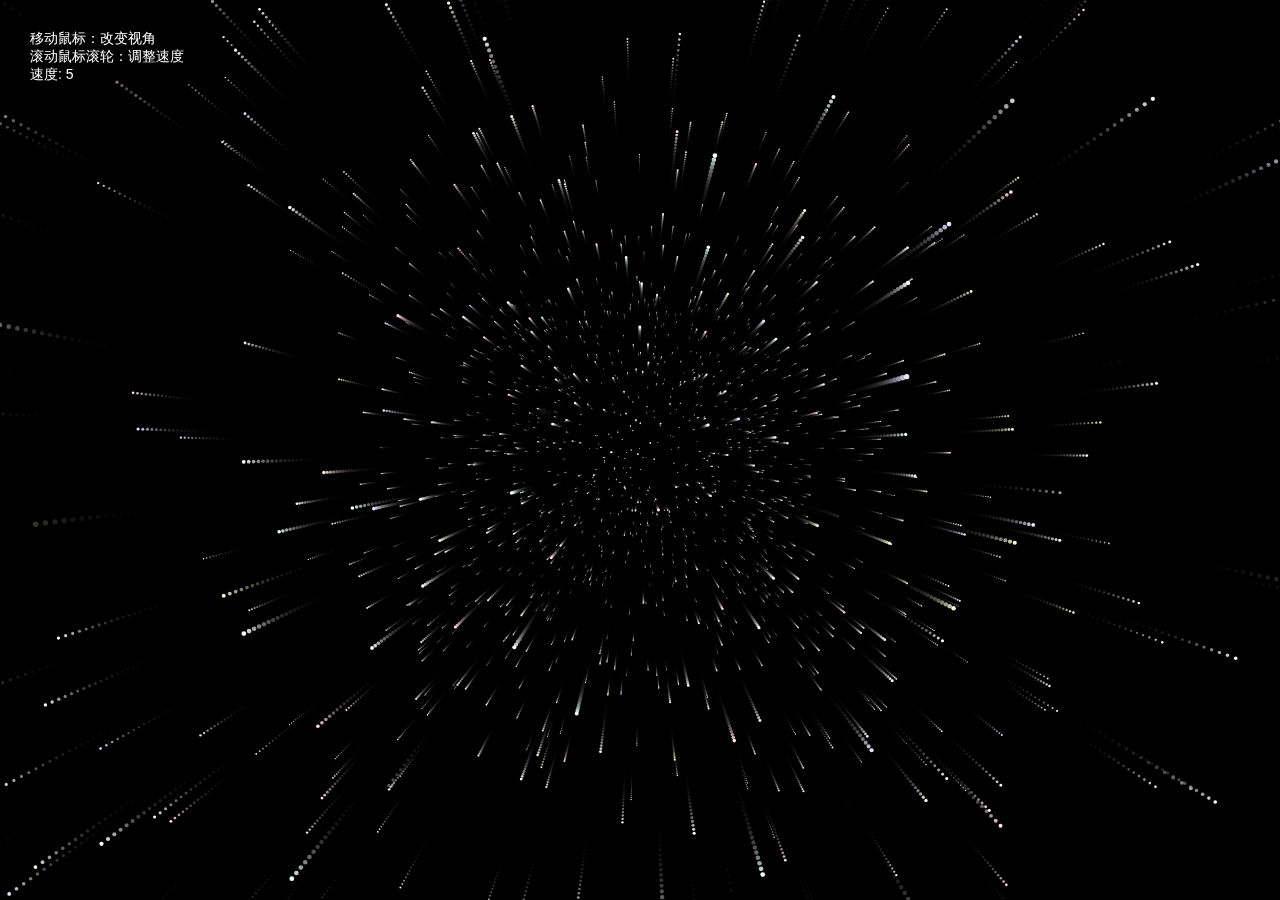
<file: 3、星空穿梭-canvas/demo1.html>
<!DOCTYPE html>
<html>
<head>
    <meta charset="UTF-8">
    <meta name="viewport" content="width=device-width, initial-scale=1.0">
    <title>星际穿梭</title>
    <style>
        * {
            margin: 0;
            padding: 0;
            overflow: hidden;
        }
        body {
            background-color: #000;
            color: #fff;
            font-family: Arial, sans-serif;
        }
        canvas {
            display: block;
        }
        .info {
            position: absolute;
            top: 20px;
            left: 20px;
            background-color: rgba(0, 0, 0, 0.5);
            padding: 10px;
            border-radius: 5px;
            font-size: 14px;
            pointer-events: none;
        }
    </style>
</head>
<body>
    <canvas id="starfield"></canvas>
    <div class="info">
        <p>移动鼠标：改变视角</p>
        <p>滚动鼠标滚轮：调整速度</p>
        <p>速度: <span id="speed-value">5</span></p>
    </div>

    <script>
        // 获取Canvas元素和上下文
        const canvas = document.getElementById('starfield');
        const ctx = canvas.getContext('2d');
        const speedValueElement = document.getElementById('speed-value');
        
        // 设置Canvas尺寸为窗口大小
        function resizeCanvas() {
            canvas.width = window.innerWidth;
            canvas.height = window.innerHeight;
        }
        resizeCanvas();
        window.addEventListener('resize', resizeCanvas);
        
        // 星星参数
        const stars = [];
        const starCount = 1500; // 星星数量
        let speed = 5; // 初始速度
        const maxSpeed = 20; // 最大速度
        const minSpeed = 1; // 最小速度
        
        // 视角控制参数
        let mouseX = 0;
        let mouseY = 0;
        let tiltX = 0;
        let tiltY = 0;
        const tiltFactor = 0.003; // 视角倾斜因子
        const tiltEasing = 0.05; // 视角平滑过渡因子
        
        // 透视投影参数
        const focalLength = 300; // 焦距
        
        // 星星类
        class Star {
            constructor() {
                this.reset();
                // 初始化时随机分布在空间中
                this.z = Math.random() * 2000;
            }
            
            // 重置星星位置
            reset() {
                // 生成在3D空间中的随机坐标
                this.x = (Math.random() * 2000 - 1000);
                this.y = (Math.random() * 2000 - 1000);
                this.z = 2000; // 在远处生成新星星
                
                // 星星的大小和亮度
                this.size = 1.5 + Math.random() * 1.5;
                this.originalSize = this.size;
                this.opacity = 1;
                
                // 星星的颜色
                this.color = this.getRandomColor();
                
                // 星星的轨迹
                this.trail = [];
                this.maxTrailLength = 5; // 轨迹最大长度
            }
            
            // 生成随机星星颜色
            getRandomColor() {
                const colors = [
                    '#ffffff', // 白色
                    '#fffafa', // 雪白色
                    '#f0ffff', // 天蓝色
                    '#f5f5dc', // 米色
                    '#e6e6fa', // 淡紫色
                    '#ffe4e1'  // 浅玫瑰色
                ];
                return colors[Math.floor(Math.random() * colors.length)];
            }
            
            // 更新星星位置
            update() {
                // 保存当前位置用于轨迹
                if (speed > 10) {
                    this.trail.push({x: this.x, y: this.y, z: this.z});
                    if (this.trail.length > this.maxTrailLength) {
                        this.trail.shift();
                    }
                } else {
                    this.trail = [];
                }
                
                // 根据速度更新Z坐标（向观察者方向移动）
                this.z -= speed;
                
                // 如果星星已经通过观察者，重新生成一个新的星星
                if (this.z <= 0) {
                    this.reset();
                }
            }
            
            // 绘制星星
            draw() {
                // 应用透视投影公式计算2D屏幕坐标
                const scale = focalLength / (focalLength + this.z);
                const centerX = canvas.width / 2;
                const centerY = canvas.height / 2;
                
                // 应用鼠标倾斜效果
                const projectedX = centerX + (this.x + tiltX * this.z) * scale;
                const projectedY = centerY + (this.y + tiltY * this.z) * scale;
                
                // 根据距离计算大小和不透明度
                const projectedSize = this.originalSize * scale;
                this.opacity = scale * 1.5;
                if (this.opacity > 1) this.opacity = 1;
                
                // 绘制星星轨迹
                if (this.trail.length > 0 && speed > 10) {
                    ctx.beginPath();
                    for (let i = 0; i < this.trail.length; i++) {
                        const trailScale = focalLength / (focalLength + this.trail[i].z);
                        const trailX = centerX + (this.trail[i].x + tiltX * this.trail[i].z) * trailScale;
                        const trailY = centerY + (this.trail[i].y + tiltY * this.trail[i].z) * trailScale;
                        
                        if (i === 0) {
                            ctx.moveTo(trailX, trailY);
                        } else {
                            ctx.lineTo(trailX, trailY);
                        }
                    }
                    ctx.lineTo(projectedX, projectedY);
                    ctx.strokeStyle = this.color.replace(')', `, ${this.opacity * 0.3})`);
                    ctx.lineWidth = projectedSize * 0.6;
                    ctx.stroke();
                }
                
                // 绘制星星
                ctx.beginPath();
                ctx.arc(projectedX, projectedY, projectedSize, 0, Math.PI * 2);
                ctx.fillStyle = this.color.replace(')', `, ${this.opacity})`);
                ctx.fill();
            }
        }
        
        // 初始化星星
        function initStars() {
            for (let i = 0; i < starCount; i++) {
                stars.push(new Star());
            }
        }
        
        // 动画循环
        function animate() {
            // 清除画布
            ctx.fillStyle = 'rgba(0, 0, 0, 0.2)';
            ctx.fillRect(0, 0, canvas.width, canvas.height);
            
            // 平滑过渡视角倾斜
            tiltX += (mouseX * tiltFactor - tiltX) * tiltEasing;
            tiltY += (mouseY * tiltFactor - tiltY) * tiltEasing;
            
            // 更新并绘制所有星星
            for (let i = 0; i < stars.length; i++) {
                stars[i].update();
                stars[i].draw();
            }
            
            // 继续动画循环
            requestAnimationFrame(animate);
        }
        
        // 鼠标移动事件监听
        function handleMouseMove(e) {
            // 计算鼠标位置相对于画布中心的偏移
            mouseX = e.clientX - canvas.width / 2;
            mouseY = e.clientY - canvas.height / 2;
        }
        
        // 鼠标滚轮事件监听
        function handleMouseWheel(e) {
            // 根据滚轮方向调整速度
            if (e.deltaY < 0) {
                // 向上滚动，增加速度
                speed = Math.min(speed + 1, maxSpeed);
            } else {
                // 向下滚动，减少速度
                speed = Math.max(speed - 1, minSpeed);
            }
            
            // 更新速度显示
            speedValueElement.textContent = speed;
        }
        
        // 触摸设备支持
        function handleTouchMove(e) {
            if (e.touches.length > 0) {
                // 防止触摸时页面滚动
                e.preventDefault();
                
                // 获取第一个触摸点的位置
                const touch = e.touches[0];
                mouseX = touch.clientX - canvas.width / 2;
                mouseY = touch.clientY - canvas.height / 2;
            }
        }
        
        // 添加事件监听器
        canvas.addEventListener('mousemove', handleMouseMove);
        canvas.addEventListener('wheel', handleMouseWheel);
        canvas.addEventListener('touchmove', handleTouchMove, { passive: false });
        
        // 初始化并开始动画
        initStars();
        animate();
    </script>
</body>
</html>
</file>
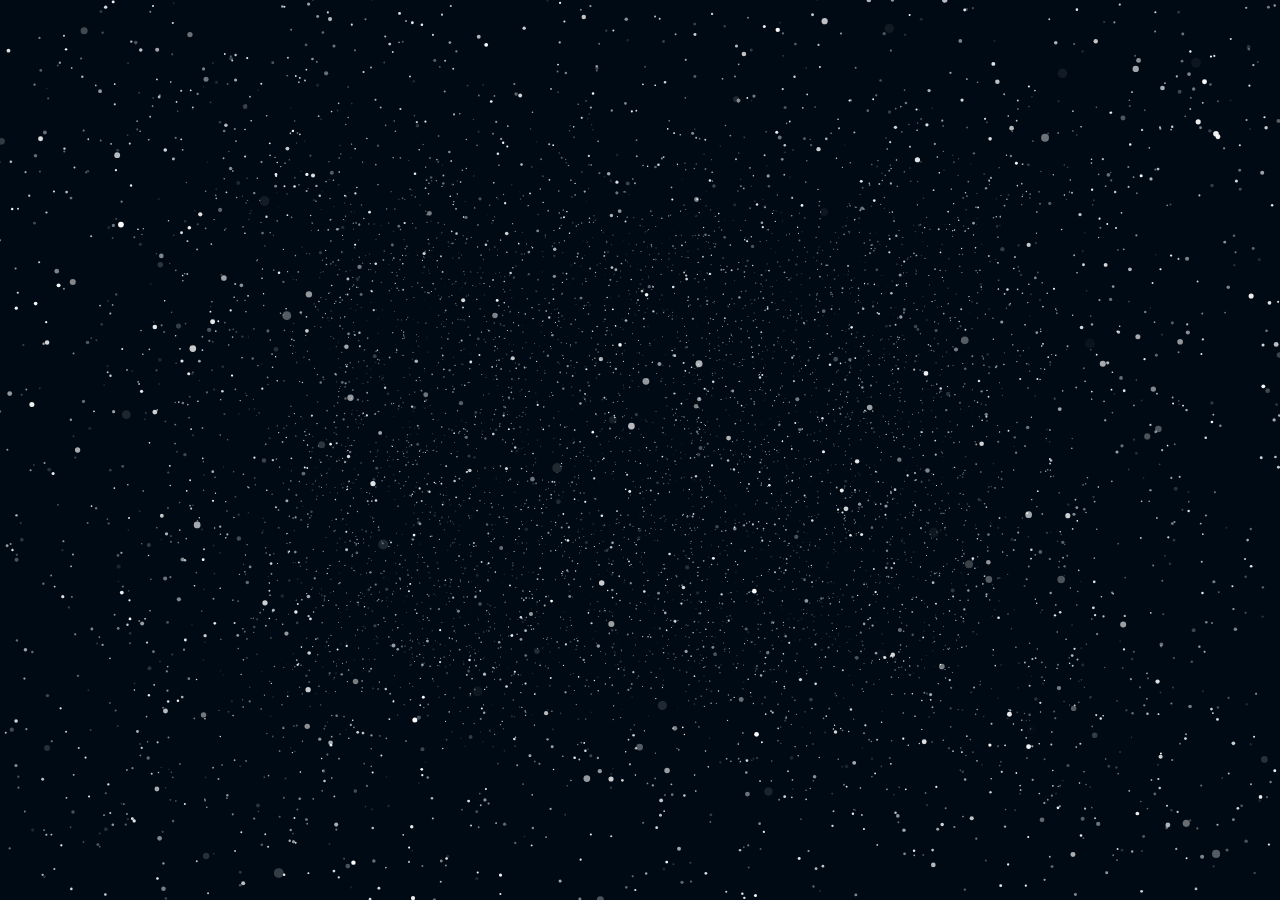
<file: 3、星空穿梭-canvas/shangyang.html>
<!DOCTYPE html>
<html lang="en">

<head>
    <meta charset="UTF-8">
    <meta name="viewport" content="width=device-width, initial-scale=1.0">
    <title>Document</title>
</head>
<style>
    * {
        padding: 0;
        margin: 0;
    }

    body {
        height: 100%;
        overflow: hidden;

    }
</style>

<body>
    <canvas id="space"></canvas>
</body>
<script>
    const canvas = document.getElementById("space");
    const c = canvas.getContext("2d");
    const raf = window.requestAnimationFrame;
    //配置参数
    const cfg = {
        numStars: 10000, //星星数量
        focalLength: canvas.width * 2, //焦距，影响3D效果
        mouseInfluence: 0.2, //鼠标影响系数
        speed: 1, //移动速度
        maxStarSize: 5, //星星最大尺寸
        fadeStartZ: 200, //开始淡出的距离
        fadeEndZ: 100 //完全消失的距离
    };
    let stars = [],
        cx, cy, mx = 0,
        my = 0;
    //初始化星星数组
    function init() {
        cx = canvas.width / 2;
        cy = canvas.height / 2;
        stars = Array.from({
            length: cfg.numStars
        }, () => ({
            x: Math.random() * canvas.width,
            y: Math.random() * canvas.height,
            z: Math.random() * canvas.width,
            o: '0.' + Math.floor(Math.random() * 99) + 1, //随机透明度
            Px: 0, //上一帧x坐标
            Py: 0, //上一帧y坐标
            pz: 0 //上一帧z坐标
        }));
    }
    //使用透视投影公式：屏幕=（世界坐标·中心）*（焦距/z)+中心
    function pos(x, y, z) {
        const scale = cfg.focalLength / z; //透视投影公式，z越小，星星越大
        return {
            x: (x - cx) * scale + cx,
            y: (y - cy) * scale + cy,
            size: Math.min(cfg.maxStarSize, scale) //限制星星大小
        };

    }
    //计算星星透明度，实现平滑淡出效果
    function alpha(z) {
        if (z <= cfg.fadeStartZ) {
            //线性插值计算透明度
            return Math.max(0, Math.min(1, (z - cfg.fadeEndZ) / (cfg.fadeStartZ - cfg.fadeEndZ)));
        }
        return 1;
    }
    //更新星星位置
    function move() {
        stars.forEach(star => {
            //保存当前位置用于绘制拖尾
            [star.px, star.py, star.pz] = [star.x, star.y, star.z];
            //向观察者移动
            star.z -= cfg.speed;
            //根据鼠标位置调整星星移动
            star.x += mx * cfg.mouseInfluence / star.z;
            star.y += my * cfg.mouseInfluence / star.z;
            //重置飞出视野的星星
            if (star.z <= cfg.fadeEndZ) {
                star.z = canvas.width;
                star.x = Math.random() * canvas.width;
                star.y = Math.random() * canvas.height;
                [star.px, star.py, star.pz] = [star.x, star.y, star.z];
            }
        });
    }
    //渲染星星和拖尾
    function draw() {
        //自适应画布大小
        if (canvas.width != window.innerWidth || canvas.height != window.innerHeight) {
            canvas.width = window.innerWidth;
            canvas.height = window.innerHeight;
            init();
        }
        //清空画布
        c.fillStyle = "rgb(0,10,20)";
        c.fillRect(0, 0, canvas.width, canvas.height);
        //绘制每颗星星
        stars.forEach(star => {
            const curr = pos(star.x, star.y, star.z);
            const a = alpha(star.z);
            //高速时绘制拖尾
            if (cfg.speed > 10) {
                const prev = pos(star.px, star.py, star.pz);
                c.beginPath();
                c.moveTo(prev.x, prev.y);
                c.lineTo(curr.x, curr.y);
                c.strokeStyle = `rgba(255,255,255,${0.3*a})`;
                c.lineWidth = curr.size;
                c.stroke();
            }
            //绘制星星
            c.beginPath();
            c.arc(curr.x, curr.y, curr.size, 0, Math.PI * 2);
            c.fillStyle = `rgba(255,255,255,${parseFloat(star.o)*a})`;
            c.fill();
        });
    }
    //动画循环
    function loop() {
        raf(loop);
        move();
        draw();
    }
    //鼠标事件处理
    document.addEventListener('mousemove', e => {
        mx = e.clientX - cx;
        my = e.clientY - cy;
    });
    document.addEventListener('wheel', e => {
        cfg.speed = Math.max(0.1, Math.min(50, cfg.speed - e.deltaY * 0.01));
    });
    //启动动画
    init();
    loop();
</script>

</html>
</file>
<file: 1、贪吃蛇/Cursor/v1/style.css>
body {
    font-family: 'Microsoft YaHei', sans-serif;
    background-color: #f0f0f0;
    display: flex;
    justify-content: center;
    padding: 20px;
    margin: 0;
}

.game-container {
    background-color: white;
    border-radius: 10px;
    box-shadow: 0 0 15px rgba(0, 0, 0, 0.1);
    padding: 20px;
    text-align: center;
    max-width: 500px;
    width: 100%;
}

h1 {
    color: #333;
    margin-top: 0;
}

.game-info {
    display: flex;
    justify-content: space-between;
    margin-bottom: 15px;
    padding: 10px;
    background-color: #f8f8f8;
    border-radius: 5px;
}

.score-container {
    font-size: 18px;
    font-weight: bold;
}

.speed-container {
    display: flex;
    align-items: center;
    gap: 5px;
}

#game-canvas {
    background-color: #e8e8e8;
    border: 2px solid #333;
    border-radius: 5px;
    margin: 0 auto;
    display: block;
}

.controls {
    margin-top: 15px;
    display: flex;
    justify-content: center;
    gap: 10px;
}

button {
    background-color: #4CAF50;
    border: none;
    color: white;
    padding: 10px 15px;
    text-align: center;
    text-decoration: none;
    display: inline-block;
    font-size: 16px;
    margin: 4px 2px;
    cursor: pointer;
    border-radius: 5px;
    transition: background-color 0.3s;
}

button:hover {
    background-color: #45a049;
}

#pause-btn {
    background-color: #f39c12;
}

#pause-btn:hover {
    background-color: #e67e22;
}

#restart-btn {
    background-color: #e74c3c;
}

#restart-btn:hover {
    background-color: #c0392b;
}

input[type="range"] {
    width: 100px;
    cursor: pointer;
}

.instructions {
    margin-top: 20px;
    text-align: left;
    background-color: #f8f8f8;
    padding: 15px;
    border-radius: 5px;
}

.instructions h2 {
    margin-top: 0;
    font-size: 18px;
    color: #333;
}

.instructions p {
    margin: 5px 0;
    font-size: 14px;
    color: #555;
}
</file>
<file: 1、贪吃蛇/Cursor/v3/style.css>
/**
 * @Author: moxunjinmu
 * @Date: 2025-04-08 19:44:41
 * @Description: 贪吃蛇游戏v3版本 - 样式
 */

body {
    font-family: 'Microsoft YaHei', sans-serif;
    background: radial-gradient(circle at 50% 20%, #0a0a2e, #000);
    display: flex;
    justify-content: center;
    padding: 20px;
    margin: 0;
    color: #fff;
}

.game-container {
    background: rgba(10, 10, 46, 0.8);
    border: 2px solid #00f7ff;
    box-shadow: 0 0 30px rgba(0, 247, 255, 0.3);
    border-radius: 10px;
    padding: 20px;
    text-align: center;
    max-width: 800px;
    width: 100%;
}

h1 {
    color: #00f7ff;
    text-shadow: 0 0 10px rgba(0, 247, 255, 0.5);
    margin-top: 0;
    font-size: 2.5rem;
}

.game-info {
    display: flex;
    justify-content: space-between;
    margin-bottom: 15px;
    padding: 10px;
    background: rgba(0, 0, 0, 0.3);
    border: 1px solid rgba(0, 247, 255, 0.3);
    border-radius: 5px;
}

.score-container, .combo-container {
    font-size: 18px;
    font-weight: bold;
    color: #00f7ff;
    text-shadow: 0 0 5px rgba(0, 247, 255, 0.5);
}

.speed-container {
    display: flex;
    align-items: center;
    gap: 5px;
}

.canvas-container {
    position: relative;
    margin: 0 auto;
    width: 600px;
    height: 600px;
}

#game-canvas {
    background-color: rgba(0, 0, 0, 0.5);
    border: 2px solid #00f7ff;
    border-radius: 5px;
    box-shadow: 0 0 15px rgba(0, 247, 255, 0.3);
    margin: 0 auto;
    display: block;
}

.controls {
    margin-top: 15px;
    display: flex;
    justify-content: center;
    gap: 10px;
}

.game-modes {
    margin-top: 15px;
    display: flex;
    justify-content: center;
    gap: 10px;
}

button {
    background: linear-gradient(to bottom, #00a8cc, #0088a9);
    border: none;
    color: white;
    padding: 10px 15px;
    text-align: center;
    text-decoration: none;
    display: inline-block;
    font-size: 16px;
    margin: 4px 2px;
    cursor: pointer;
    border-radius: 5px;
    transition: all 0.3s;
    box-shadow: 0 0 10px rgba(0, 247, 255, 0.3);
}

button:hover {
    background: linear-gradient(to bottom, #00c3e3, #00a8cc);
    box-shadow: 0 0 15px rgba(0, 247, 255, 0.5);
    transform: translateY(-2px);
}

#pause-btn {
    background: linear-gradient(to bottom, #f39c12, #e67e22);
}

#pause-btn:hover {
    background: linear-gradient(to bottom, #f5b041, #f39c12);
}

#restart-btn {
    background: linear-gradient(to bottom, #e74c3c, #c0392b);
}

#restart-btn:hover {
    background: linear-gradient(to bottom, #ec7063, #e74c3c);
}

input[type="range"] {
    -webkit-appearance: none;
    width: 100px;
    height: 8px;
    background: linear-gradient(to right, #0088a9, #00f7ff);
    border-radius: 5px;
    cursor: pointer;
    box-shadow: 0 0 5px rgba(0, 247, 255, 0.3);
}

input[type="range"]::-webkit-slider-thumb {
    -webkit-appearance: none;
    width: 20px;
    height: 20px;
    background: #00f7ff;
    border-radius: 50%;
    cursor: pointer;
    box-shadow: 0 0 10px rgba(0, 247, 255, 0.5);
}

.instructions {
    margin-top: 20px;
    text-align: left;
    background: rgba(0, 0, 0, 0.3);
    border: 1px solid rgba(0, 247, 255, 0.3);
    border-radius: 5px;
    padding: 15px;
}

.instructions h2 {
    color: #00f7ff;
    margin-top: 0;
}

.instructions p, .instructions li {
    margin: 5px 0;
    color: #e0e0e0;
}

.instructions ul {
    padding-left: 20px;
}

.mode-btn {
    background: linear-gradient(to bottom, #3498db, #2980b9);
}

.mode-btn:hover {
    background: linear-gradient(to bottom, #5dade2, #3498db);
}

.mode-btn.active {
    background: linear-gradient(to bottom, #00ff88, #00cc6a);
    box-shadow: 0 0 15px rgba(0, 255, 136, 0.5);
}

/* 食物颜色样式 */
.food-normal {
    color: #FF0066;
    text-shadow: 0 0 5px rgba(255, 0, 102, 0.5);
}

.food-speed {
    color: #00FF88;
    text-shadow: 0 0 5px rgba(0, 255, 136, 0.5);
}

.food-shield {
    color: #3498DB;
    text-shadow: 0 0 5px rgba(52, 152, 219, 0.5);
}

.food-shrink {
    color: #F39C12;
    text-shadow: 0 0 5px rgba(243, 156, 18, 0.5);
}

/* 动画效果 */
@keyframes pulse {
    0% { transform: scale(1); opacity: 0.8; }
    50% { transform: scale(1.1); opacity: 1; }
    100% { transform: scale(1); opacity: 0.8; }
}

@keyframes glow {
    0% { box-shadow: 0 0 5px rgba(0, 247, 255, 0.3); }
    50% { box-shadow: 0 0 20px rgba(0, 247, 255, 0.6); }
    100% { box-shadow: 0 0 5px rgba(0, 247, 255, 0.3); }
}

/* 响应式设计 */
@media (max-width: 850px) {
    .game-container {
        padding: 10px;
    }
    
    .canvas-container {
        width: 100%;
        height: auto;
    }
    
    #game-canvas {
        width: 100%;
        height: auto;
    }
    
    .game-info {
        flex-direction: column;
        gap: 10px;
    }
    
    .controls, .game-modes {
        flex-wrap: wrap;
    }
}
</file>
